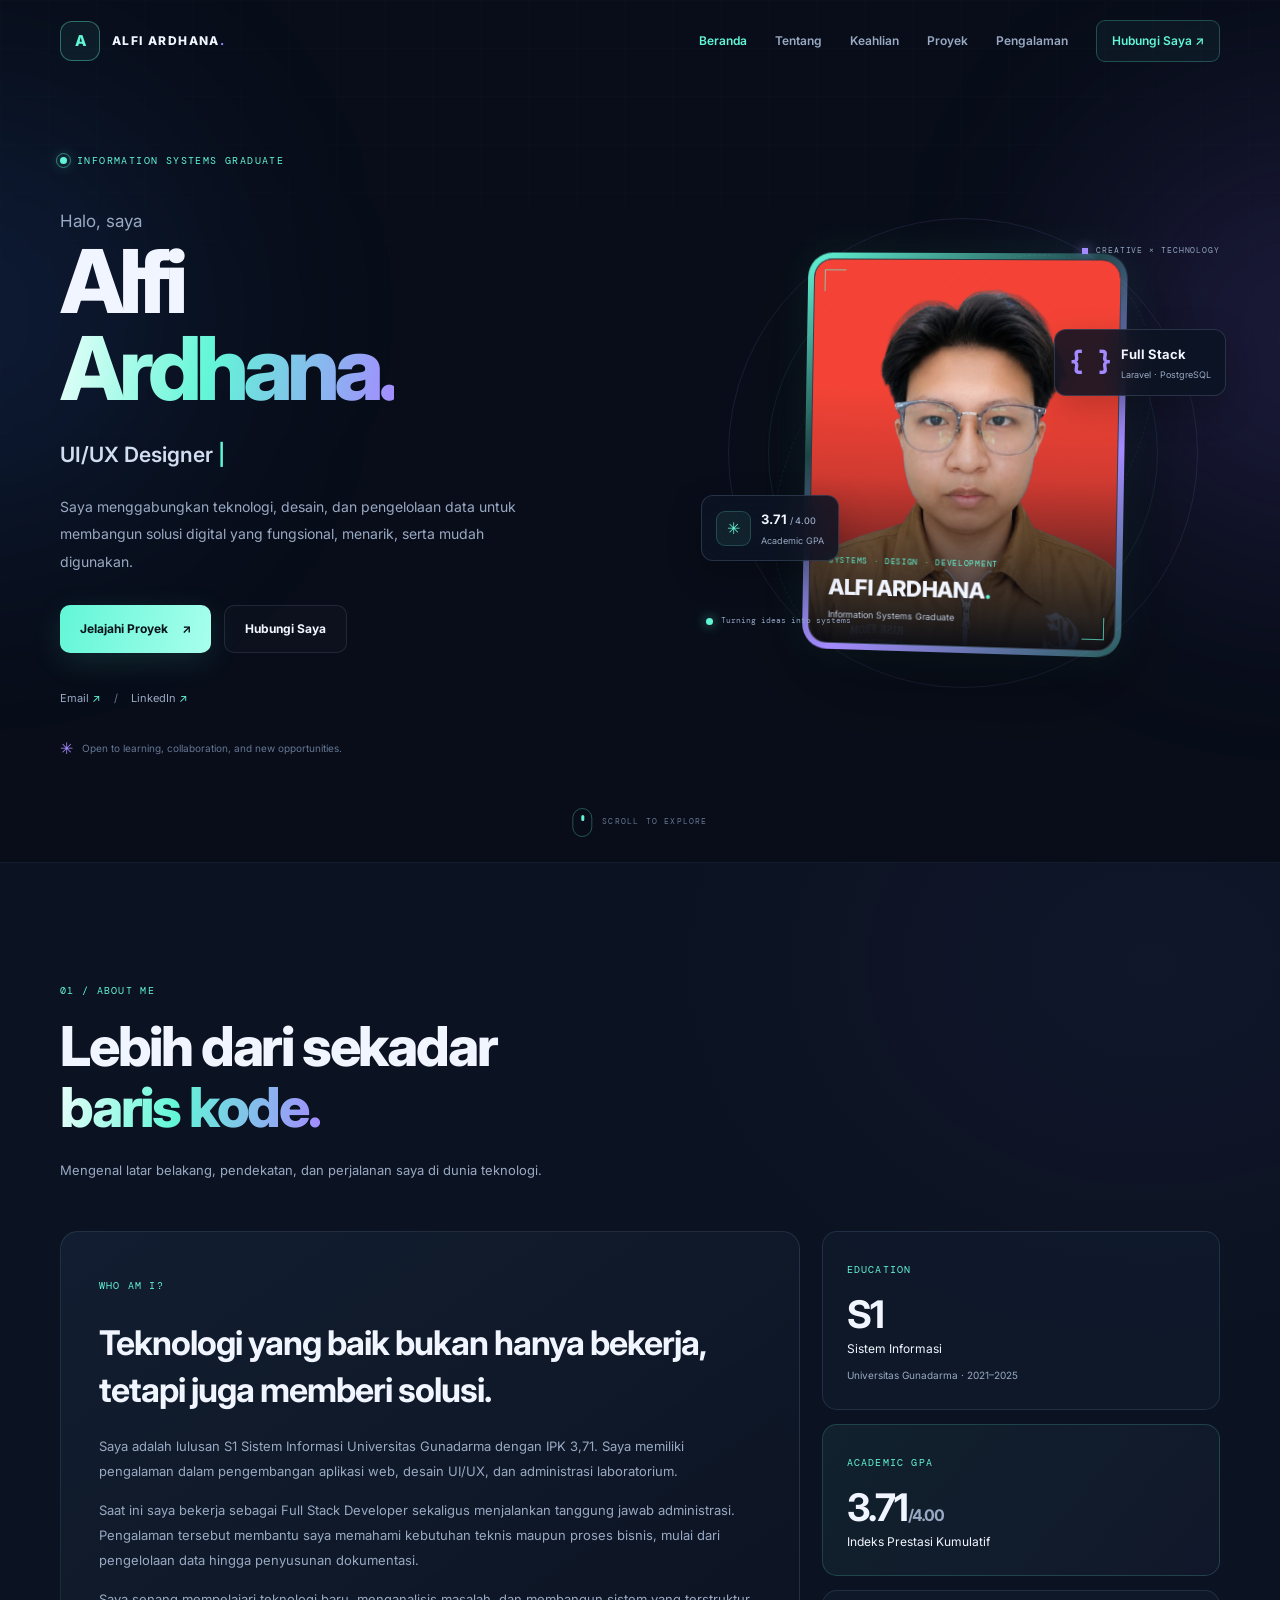
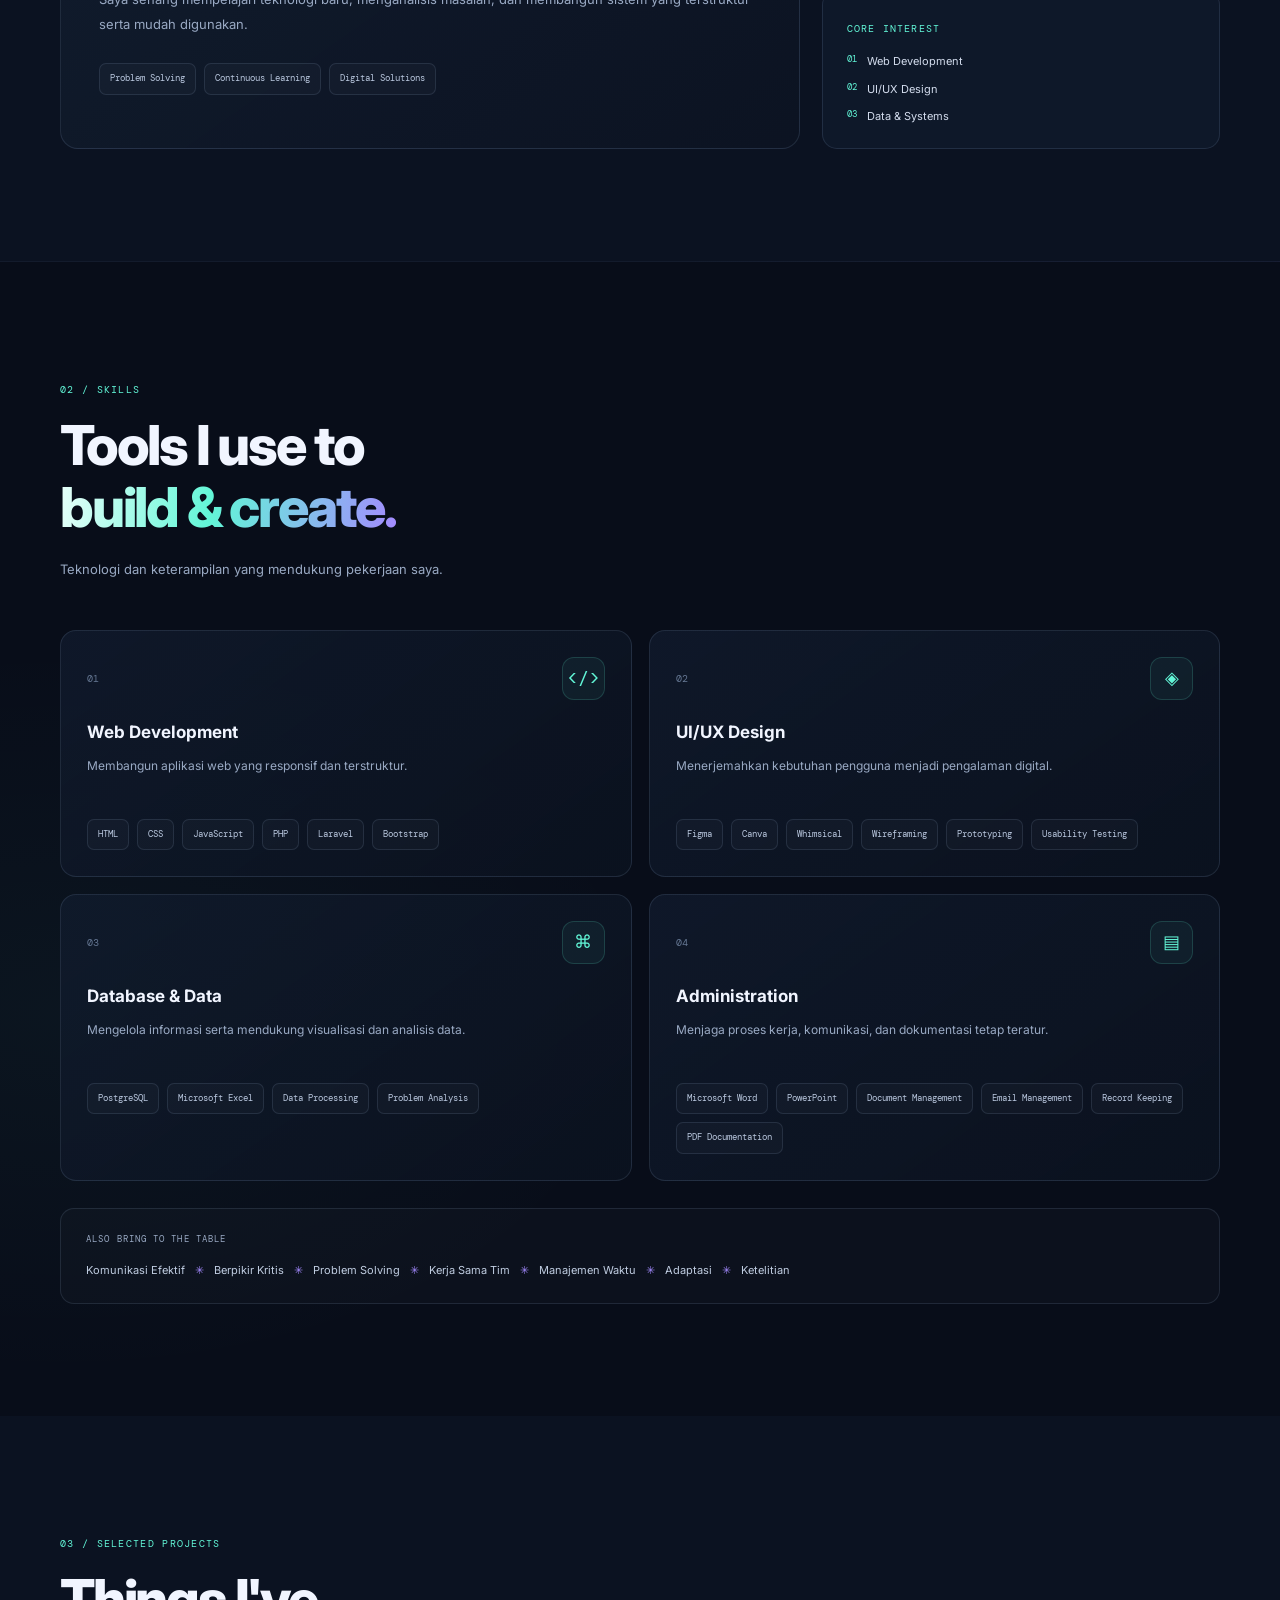
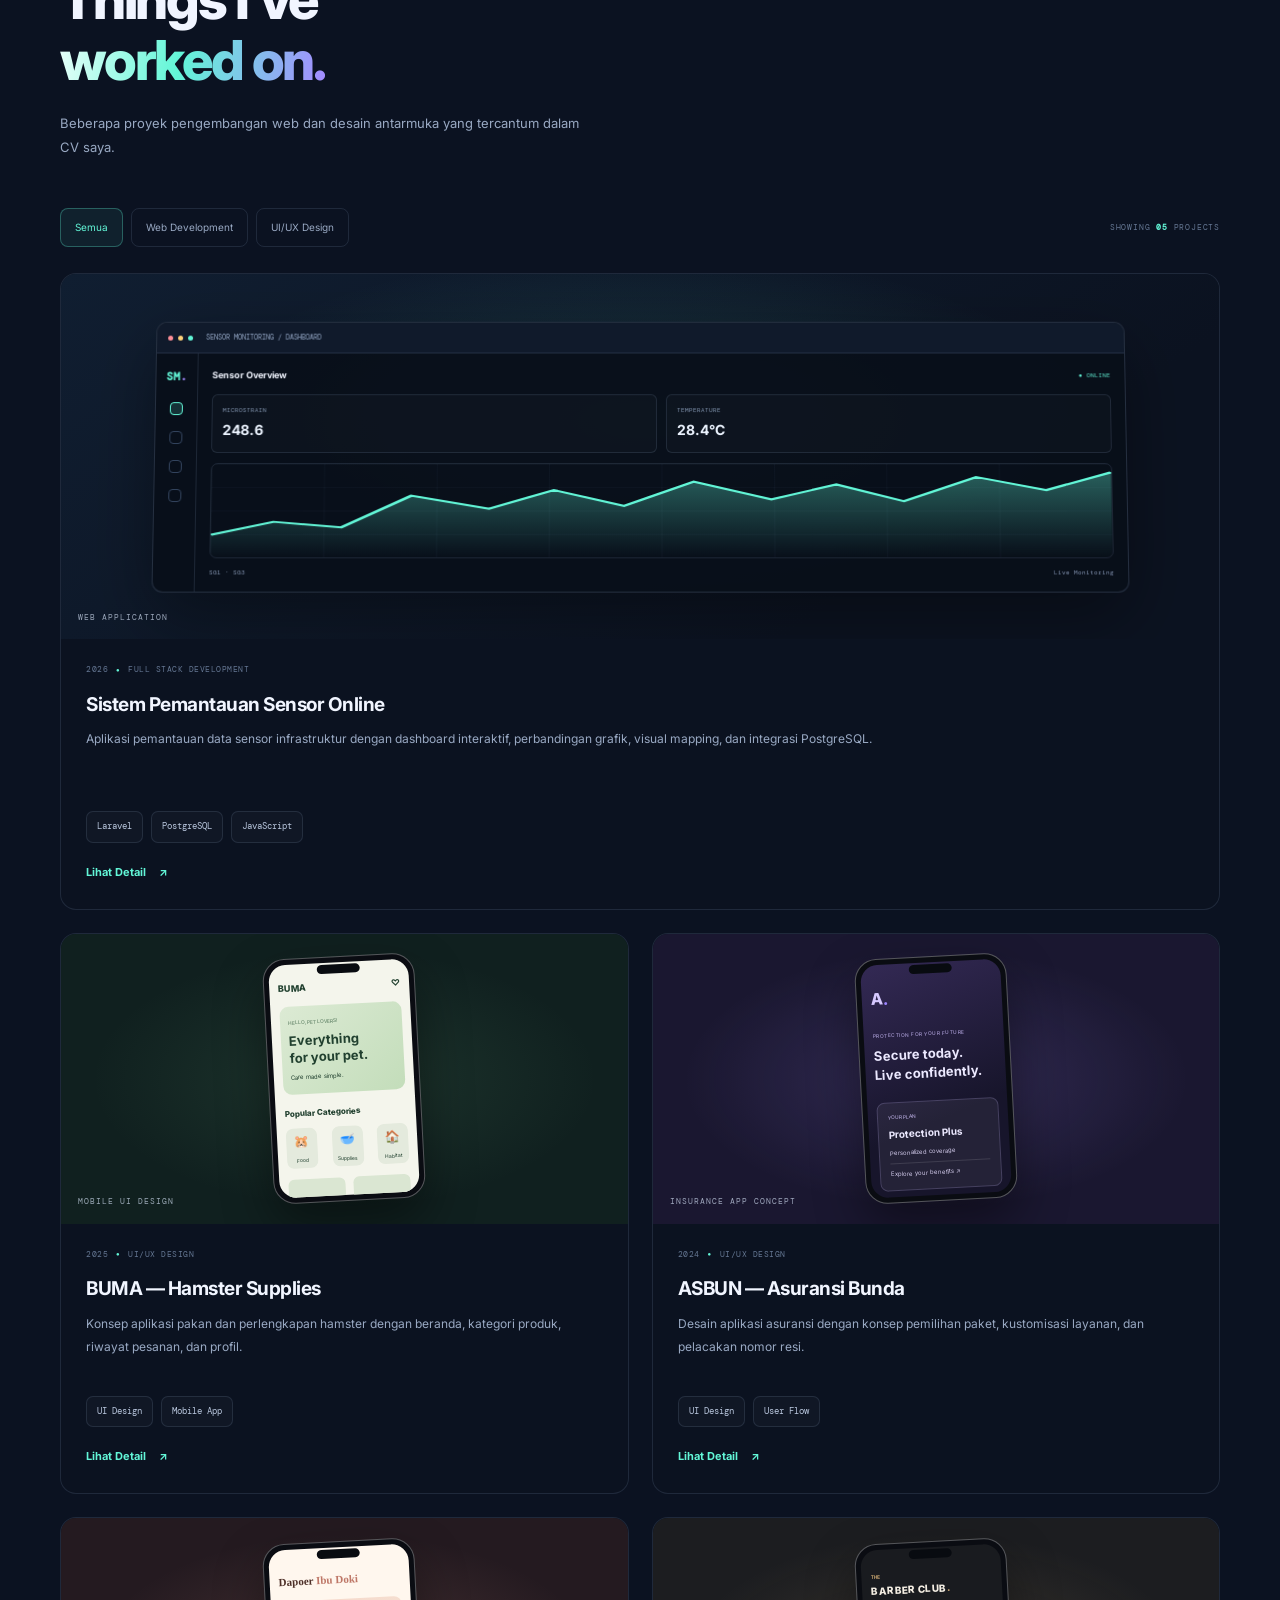
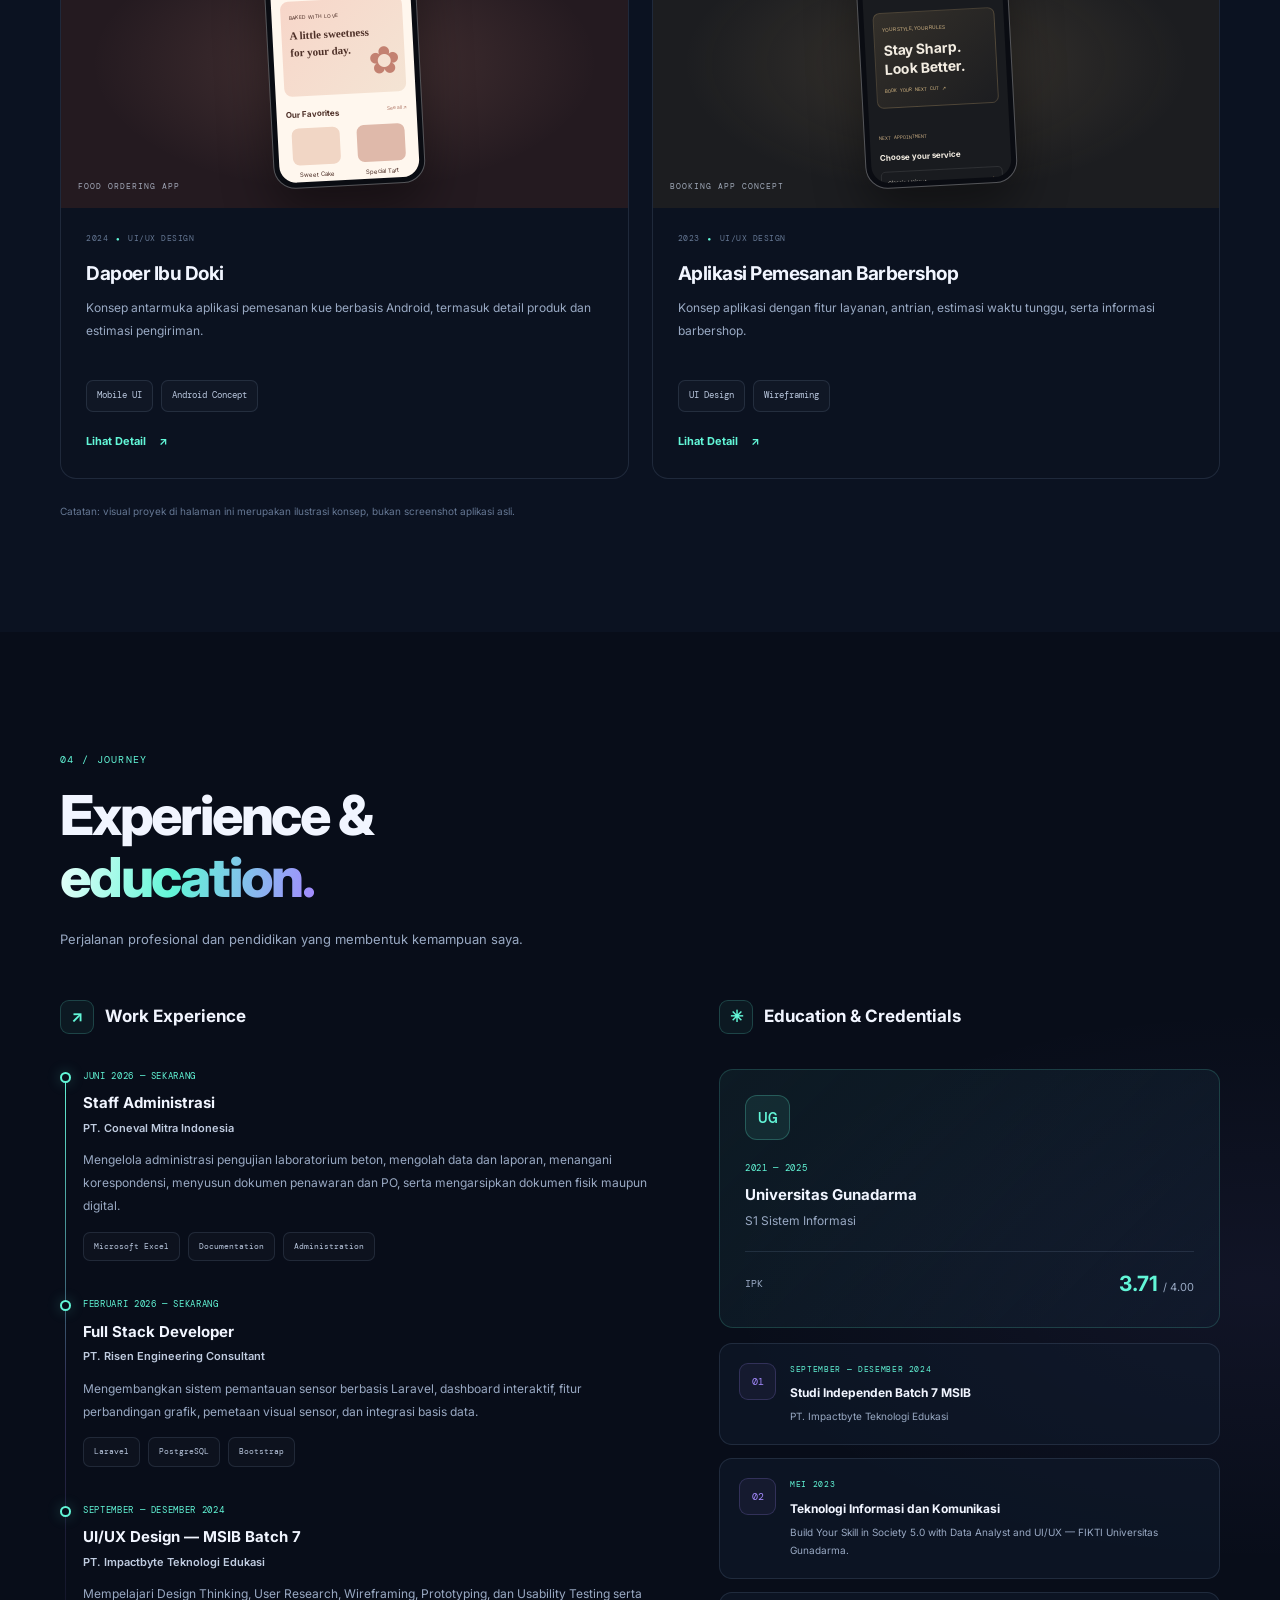
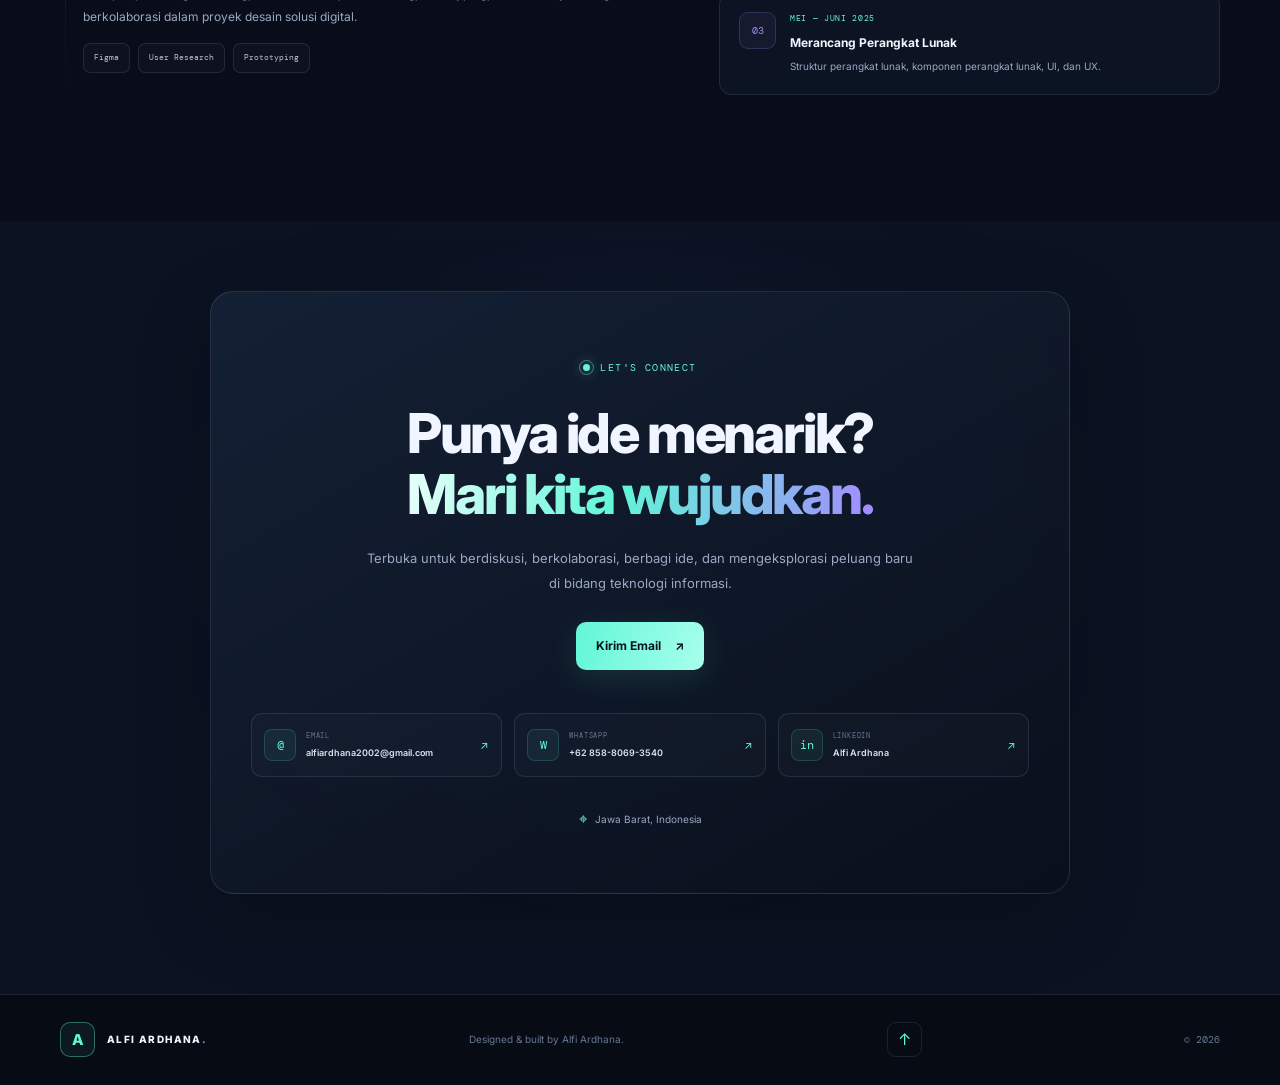
<file: index.html>
<!DOCTYPE html>
<html lang="id">
<head>
  <meta charset="UTF-8">
  <meta name="viewport" content="width=device-width, initial-scale=1.0">
  <meta name="theme-color" content="#080d19">
  <meta name="description" content="Portofolio Alfi Ardhana — Full Stack Developer, UI/UX Designer, dan lulusan Sistem Informasi Universitas Gunadarma.">

  <title>Alfi Ardhana | Portfolio</title>

  <link rel="preconnect" href="https://fonts.googleapis.com">
  <link rel="preconnect" href="https://fonts.gstatic.com" crossorigin>
  <link href="https://fonts.googleapis.com/css2?family=DM+Mono:wght@400;500&family=Inter:wght@400;500;600;700;800&display=swap" rel="stylesheet">

  <link rel="stylesheet" href="style.css">
  <script src="script.js" defer></script>
</head>

<body>

  <div class="scroll-progress" id="scrollProgress"></div>

  <!-- NAVIGATION -->
  <header class="site-header">
    <div class="container nav-container">

      <a href="#home" class="brand" aria-label="Alfi Ardhana, beranda">
        <span class="brand-mark">A</span>
        <span class="brand-name">ALFI ARDHANA<span class="brand-dot">.</span></span>
      </a>

      <button
        type="button"
        class="menu-toggle"
        id="menuToggle"
        aria-label="Buka menu navigasi"
        aria-expanded="false"
        aria-controls="navLinks"
      >
        <span></span>
        <span></span>
        <span></span>
      </button>

      <nav class="nav-links" id="navLinks" aria-label="Navigasi utama">
        <a href="#home" class="active">Beranda</a>
        <a href="#about">Tentang</a>
        <a href="#skills">Keahlian</a>
        <a href="#projects">Proyek</a>
        <a href="#experience">Pengalaman</a>
        <a href="#contact" class="nav-contact">Hubungi Saya ↗</a>
      </nav>

    </div>
  </header>

  <main>

    <!-- HERO -->
    <section class="hero section" id="home">
      <div class="hero-grid-bg"></div>
      <div class="hero-glow hero-glow-one"></div>
      <div class="hero-glow hero-glow-two"></div>

      <div class="container hero-container">

        <div class="hero-copy reveal">

          <div class="eyebrow">
            <span class="status-dot"></span>
            <span>INFORMATION SYSTEMS GRADUATE</span>
          </div>

          <p class="hero-greeting">Halo, saya</p>

          <h1>
            Alfi<br>
            <span class="gradient-text">Ardhana.</span>
          </h1>

          <h2 class="hero-role">
            <span id="roleText">Full Stack Developer</span>
            <span class="typing-cursor">|</span>
          </h2>

          <p class="hero-description">
            Saya menggabungkan teknologi, desain, dan pengelolaan data
            untuk membangun solusi digital yang fungsional, menarik,
            serta mudah digunakan.
          </p>

          <div class="hero-actions">
            <a href="#projects" class="btn btn-primary">
              Jelajahi Proyek <span>↗</span>
            </a>

            <a href="#contact" class="btn btn-secondary">
              Hubungi Saya
            </a>
          </div>

          <div class="hero-socials">
            <a href="mailto:alfiardhana2002@gmail.com">
              Email <span>↗</span>
            </a>

            <span class="social-divider">/</span>

            <a href="https://www.linkedin.com/in/alfi-ardhana-4084b1185/"
               target="_blank" rel="noopener noreferrer">
              LinkedIn <span>↗</span>
            </a>
          </div>

          <p class="hero-note">
            <span class="note-icon">✳</span>
            Open to learning, collaboration, and new opportunities.
          </p>

        </div>

        <!-- FOTO PROFIL -->
        <div class="hero-visual reveal reveal-delay">

          <div class="orbit orbit-one"></div>
          <div class="orbit orbit-two"></div>
          <div class="orbit orbit-three"></div>

          <div class="visual-label label-top">
            <span class="label-square"></span>
            CREATIVE × TECHNOLOGY
          </div>

          
<div class="profile-photo-frame">
  <div class="profile-photo-stage">

    <img
      src="images/alfi.png"
      alt="Foto profil Alfi Ardhana"
      class="profile-photo"
      id="profilePhoto"
    >

    <div class="photo-grid-overlay"></div>
    <div class="photo-shade"></div>

    <div class="photo-caption">
      <span class="photo-kicker">
        SYSTEMS · DESIGN · DEVELOPMENT
      </span>

      <h2>ALFI ARDHANA<span>.</span></h2>
      <p>Information Systems Graduate</p>
    </div>

    <div class="photo-corner corner-top-left"></div>
    <div class="photo-corner corner-bottom-right"></div>

  </div>
</div>


          <div class="floating-card card-gpa">
            <span class="floating-icon">✳</span>
            <div>
              <strong>3.71 <small>/ 4.00</small></strong>
              <span>Academic GPA</span>
            </div>
          </div>

          <div class="floating-card card-tech">
            <span class="code-icon">{ }</span>
            <div>
              <strong>Full Stack</strong>
              <span>Laravel · PostgreSQL</span>
            </div>
          </div>

          <div class="visual-label label-bottom">
            <span class="pulse-ring"></span>
            Turning ideas into systems
          </div>


        </div>

      </div>

      <a href="#about" class="scroll-indicator" aria-label="Gulir ke bagian tentang saya">
        <span></span>
        SCROLL TO EXPLORE
      </a>
    </section>

    <!-- ABOUT -->
    <section class="section section-about" id="about">
      <div class="container">

        <div class="section-heading reveal">
          <span class="section-index">01 / ABOUT ME</span>
          <h2>Lebih dari sekadar<br><span class="gradient-text">baris kode.</span></h2>
          <p>Mengenal latar belakang, pendekatan, dan perjalanan saya di dunia teknologi.</p>
        </div>

        <div class="about-grid">

          <article class="about-main glass-card reveal">
            <span class="card-overline">WHO AM I?</span>

            <h3>
              Teknologi yang baik bukan hanya bekerja,
              tetapi juga memberi solusi.
            </h3>

            <p>
              Saya adalah lulusan S1 Sistem Informasi Universitas Gunadarma
              dengan IPK 3,71. Saya memiliki pengalaman dalam pengembangan
              aplikasi web, desain UI/UX, dan administrasi laboratorium.
            </p>

            <p>
              Saat ini saya bekerja sebagai Full Stack Developer sekaligus
              menjalankan tanggung jawab administrasi. Pengalaman tersebut
              membantu saya memahami kebutuhan teknis maupun proses bisnis,
              mulai dari pengelolaan data hingga penyusunan dokumentasi.
            </p>

            <p>
              Saya senang mempelajari teknologi baru, menganalisis masalah,
              dan membangun sistem yang terstruktur serta mudah digunakan.
            </p>

            <div class="about-tags">
              <span>Problem Solving</span>
              <span>Continuous Learning</span>
              <span>Digital Solutions</span>
            </div>
          </article>

          <div class="about-side">

            <article class="stat-card reveal">
              <span class="stat-label">EDUCATION</span>
              <strong>S1</strong>
              <p>Sistem Informasi</p>
              <small>Universitas Gunadarma · 2021–2025</small>
            </article>

            <article class="stat-card stat-card-accent reveal">
              <span class="stat-label">ACADEMIC GPA</span>
              <strong>3.71<span>/4.00</span></strong>
              <p>Indeks Prestasi Kumulatif</p>
            </article>

            <article class="stat-card reveal">
              <span class="stat-label">CORE INTEREST</span>
              <div class="interest-list">
                <span><i>01</i> Web Development</span>
                <span><i>02</i> UI/UX Design</span>
                <span><i>03</i> Data & Systems</span>
              </div>
            </article>

          </div>
        </div>
      </div>
    </section>

    <!-- SKILLS -->
    <section class="section section-skills" id="skills">
      <div class="container">

        <div class="section-heading reveal">
          <span class="section-index">02 / SKILLS</span>
          <h2>Tools I use to<br><span class="gradient-text">build & create.</span></h2>
          <p>Teknologi dan keterampilan yang mendukung pekerjaan saya.</p>
        </div>

        <div class="skills-grid">

          <article class="skill-card reveal">
            <div class="skill-card-top">
              <span class="skill-number">01</span>
              <span class="skill-symbol">&lt;/&gt;</span>
            </div>
            <h3>Web Development</h3>
            <p>Membangun aplikasi web yang responsif dan terstruktur.</p>
            <div class="tech-list">
              <span>HTML</span>
              <span>CSS</span>
              <span>JavaScript</span>
              <span>PHP</span>
              <span>Laravel</span>
              <span>Bootstrap</span>
            </div>
          </article>

          <article class="skill-card reveal">
            <div class="skill-card-top">
              <span class="skill-number">02</span>
              <span class="skill-symbol">◈</span>
            </div>
            <h3>UI/UX Design</h3>
            <p>Menerjemahkan kebutuhan pengguna menjadi pengalaman digital.</p>
            <div class="tech-list">
              <span>Figma</span>
              <span>Canva</span>
              <span>Whimsical</span>
              <span>Wireframing</span>
              <span>Prototyping</span>
              <span>Usability Testing</span>
            </div>
          </article>

          <article class="skill-card reveal">
            <div class="skill-card-top">
              <span class="skill-number">03</span>
              <span class="skill-symbol">⌘</span>
            </div>
            <h3>Database & Data</h3>
            <p>Mengelola informasi serta mendukung visualisasi dan analisis data.</p>
            <div class="tech-list">
              <span>PostgreSQL</span>
              <span>Microsoft Excel</span>
              <span>Data Processing</span>
              <span>Problem Analysis</span>
            </div>
          </article>

          <article class="skill-card reveal">
            <div class="skill-card-top">
              <span class="skill-number">04</span>
              <span class="skill-symbol">▤</span>
            </div>
            <h3>Administration</h3>
            <p>Menjaga proses kerja, komunikasi, dan dokumentasi tetap teratur.</p>
            <div class="tech-list">
              <span>Microsoft Word</span>
              <span>PowerPoint</span>
              <span>Document Management</span>
              <span>Email Management</span>
              <span>Record Keeping</span>
              <span>PDF Documentation</span>
            </div>
          </article>

        </div>

        <div class="soft-skills reveal">
          <span class="soft-skills-label">ALSO BRING TO THE TABLE</span>
          <div>
            <span>Komunikasi Efektif</span>
            <span>Berpikir Kritis</span>
            <span>Problem Solving</span>
            <span>Kerja Sama Tim</span>
            <span>Manajemen Waktu</span>
            <span>Adaptasi</span>
            <span>Ketelitian</span>
          </div>
        </div>

      </div>
    </section>

    <!-- PROJECTS -->
    <section class="section section-projects" id="projects">
      <div class="container">

        <div class="section-heading reveal">
          <span class="section-index">03 / SELECTED PROJECTS</span>
          <h2>Things I've<br><span class="gradient-text">worked on.</span></h2>
          <p>Beberapa proyek pengembangan web dan desain antarmuka yang tercantum dalam CV saya.</p>
        </div>

        <div class="project-toolbar reveal">
          <div class="filter-buttons" role="group" aria-label="Filter proyek">
            <button type="button" class="filter-btn active" data-filter="all" aria-pressed="true">Semua</button>
            <button type="button" class="filter-btn" data-filter="web" aria-pressed="false">Web Development</button>
            <button type="button" class="filter-btn" data-filter="uiux" aria-pressed="false">UI/UX Design</button>
          </div>

          <span class="project-counter">
            SHOWING <strong id="visibleCount">05</strong> PROJECTS
          </span>
        </div>

        <div class="projects-grid" id="projectsGrid">

          <!-- PROJECT 1 -->
          <article class="project-card project-featured reveal" data-category="web">
            <div class="project-visual sensor-visual">
              <div class="visual-window">
                <div class="window-header">
                  <span></span><span></span><span></span>
                  <small>SENSOR MONITORING / DASHBOARD</small>
                </div>

                <div class="dashboard-preview">
                  <div class="dashboard-sidebar">
                    <b>SM<span>.</span></b>
                    <i class="side-active"></i>
                    <i></i><i></i><i></i>
                  </div>

                  <div class="dashboard-content">
                    <div class="dashboard-title">
                      <span>Sensor Overview</span>
                      <i>● ONLINE</i>
                    </div>

                    <div class="mini-stat-grid">
                      <div><small>MICROSTRAIN</small><b>248.6</b></div>
                      <div><small>TEMPERATURE</small><b>28.4°C</b></div>
                    </div>

                    <div class="chart-panel">
                      <div class="chart-lines"></div>
                      <svg viewBox="0 0 360 100" preserveAspectRatio="none" aria-label="Ilustrasi grafik sensor">
                        <defs>
                          <linearGradient id="chartGradient" x1="0" y1="0" x2="0" y2="1">
                            <stop offset="0%" stop-color="#62f6d7" stop-opacity=".35"/>
                            <stop offset="100%" stop-color="#62f6d7" stop-opacity="0"/>
                          </linearGradient>
                        </defs>
                        <path d="M0 76 L25 62 L52 68 L80 34 L111 48 L137 28 L165 45 L193 19 L224 38 L250 22 L277 40 L306 14 L334 28 L360 9 L360 100 L0 100 Z" fill="url(#chartGradient)"/>
                        <path d="M0 76 L25 62 L52 68 L80 34 L111 48 L137 28 L165 45 L193 19 L224 38 L250 22 L277 40 L306 14 L334 28 L360 9" fill="none" stroke="#62f6d7" stroke-width="2"/>
                      </svg>
                    </div>

                    <div class="dashboard-bottom">
                      <span>SG1 · SG3</span>
                      <span>Live Monitoring</span>
                    </div>
                  </div>
                </div>
              </div>

              <span class="project-visual-label">WEB APPLICATION</span>
            </div>

            <div class="project-info">
              <div class="project-meta">
                <span>2026</span>
                <span class="meta-dot">●</span>
                <span>FULL STACK DEVELOPMENT</span>
              </div>

              <h3>Sistem Pemantauan Sensor Online</h3>

              <p>
                Aplikasi pemantauan data sensor infrastruktur dengan
                dashboard interaktif, perbandingan grafik, visual mapping,
                dan integrasi PostgreSQL.
              </p>

              <div class="project-tech">
                <span>Laravel</span>
                <span>PostgreSQL</span>
                <span>JavaScript</span>
              </div>

              <button type="button" class="project-open" data-open-project="sensor">
                Lihat Detail <span>↗</span>
              </button>
            </div>
          </article>

          <!-- PROJECT 2 -->
          <article class="project-card reveal" data-category="uiux">
            <div class="project-visual buma-visual">
              <div class="phone-mockup">
                <div class="phone-notch"></div>
                <div class="phone-screen buma-screen">
                  <div class="app-topline"><span>BUMA</span><span>♡</span></div>
                  <div class="pet-banner">
                    <small>HELLO, PET LOVERS!</small>
                    <strong>Everything<br>for your pet.</strong>
                    <span>Care made simple.</span>
                  </div>
                  <small class="phone-section-title">Popular Categories</small>
                  <div class="pet-categories">
                    <span>🐹<small>Food</small></span>
                    <span>🥣<small>Supplies</small></span>
                    <span>🏠<small>Habitat</small></span>
                  </div>
                  <div class="product-mini-grid">
                    <span></span><span></span>
                  </div>
                </div>
              </div>
              <span class="project-visual-label">MOBILE UI DESIGN</span>
            </div>

            <div class="project-info">
              <div class="project-meta">
                <span>2025</span><span class="meta-dot">●</span><span>UI/UX DESIGN</span>
              </div>

              <h3>BUMA — Hamster Supplies</h3>

              <p>
                Konsep aplikasi pakan dan perlengkapan hamster dengan
                beranda, kategori produk, riwayat pesanan, dan profil.
              </p>

              <div class="project-tech">
                <span>UI Design</span><span>Mobile App</span>
              </div>

              <button type="button" class="project-open" data-open-project="buma">
                Lihat Detail <span>↗</span>
              </button>
            </div>
          </article>

          <!-- PROJECT 3 -->
          <article class="project-card reveal" data-category="uiux">
            <div class="project-visual asbun-visual">
              <div class="phone-mockup">
                <div class="phone-notch"></div>
                <div class="phone-screen asbun-screen">
                  <div class="insurance-mark">A<span>.</span></div>
                  <div class="insurance-intro">
                    <small>PROTECTION FOR YOUR FUTURE</small>
                    <strong>Secure today.<br>Live confidently.</strong>
                  </div>
                  <div class="insurance-plan">
                    <small>YOUR PLAN</small>
                    <strong>Protection Plus</strong>
                    <span>Personalized coverage</span>
                    <div class="plan-line"></div>
                    <span>Explore your benefits ↗</span>
                  </div>
                  <div class="insurance-progress">
                    <span></span><span></span><span></span>
                  </div>
                </div>
              </div>
              <span class="project-visual-label">INSURANCE APP CONCEPT</span>
            </div>

            <div class="project-info">
              <div class="project-meta">
                <span>2024</span><span class="meta-dot">●</span><span>UI/UX DESIGN</span>
              </div>

              <h3>ASBUN — Asuransi Bunda</h3>

              <p>
                Desain aplikasi asuransi dengan konsep pemilihan paket,
                kustomisasi layanan, dan pelacakan nomor resi.
              </p>

              <div class="project-tech">
                <span>UI Design</span><span>User Flow</span>
              </div>

              <button type="button" class="project-open" data-open-project="asbun">
                Lihat Detail <span>↗</span>
              </button>
            </div>
          </article>

          <!-- PROJECT 4 -->
          <article class="project-card reveal" data-category="uiux">
            <div class="project-visual dapoer-visual">
              <div class="phone-mockup">
                <div class="phone-notch"></div>
                <div class="phone-screen dapoer-screen">
                  <div class="dapoer-brand">Dapoer <span>Ibu Doki</span></div>
                  <div class="cake-banner">
                    <span>BAKED WITH LOVE</span>
                    <strong>A little sweetness<br>for your day.</strong>
                    <div class="cake-illustration">✿</div>
                  </div>
                  <div class="cake-menu-header"><b>Our Favorites</b><small>See all ↗</small></div>
                  <div class="cake-products">
                    <div><span class="cake-shape cake-one"></span><small>Sweet Cake</small></div>
                    <div><span class="cake-shape cake-two"></span><small>Special Tart</small></div>
                  </div>
                </div>
              </div>
              <span class="project-visual-label">FOOD ORDERING APP</span>
            </div>

            <div class="project-info">
              <div class="project-meta">
                <span>2024</span><span class="meta-dot">●</span><span>UI/UX DESIGN</span>
              </div>

              <h3>Dapoer Ibu Doki</h3>

              <p>
                Konsep antarmuka aplikasi pemesanan kue berbasis Android,
                termasuk detail produk dan estimasi pengiriman.
              </p>

              <div class="project-tech">
                <span>Mobile UI</span><span>Android Concept</span>
              </div>

              <button type="button" class="project-open" data-open-project="dapoer">
                Lihat Detail <span>↗</span>
              </button>
            </div>
          </article>

          <!-- PROJECT 5 -->
          <article class="project-card reveal" data-category="uiux">
            <div class="project-visual barber-visual">
              <div class="phone-mockup">
                <div class="phone-notch"></div>
                <div class="phone-screen barber-screen">
                  <div class="barber-brand"><span>THE</span> BARBER CLUB<span>.</span></div>
                  <div class="barber-hero">
                    <small>YOUR STYLE, YOUR RULES</small>
                    <strong>Stay Sharp.<br>Look Better.</strong>
                    <span>BOOK YOUR NEXT CUT ↗</span>
                  </div>
                  <div class="barber-booking">
                    <span>NEXT APPOINTMENT</span>
                    <strong>Choose your service</strong>
                    <div class="booking-row"><span>Classic Haircut</span><b>›</b></div>
                    <div class="booking-row"><span>Premium Cut</span><b>›</b></div>
                  </div>
                </div>
              </div>
              <span class="project-visual-label">BOOKING APP CONCEPT</span>
            </div>

            <div class="project-info">
              <div class="project-meta">
                <span>2023</span><span class="meta-dot">●</span><span>UI/UX DESIGN</span>
              </div>

              <h3>Aplikasi Pemesanan Barbershop</h3>

              <p>
                Konsep aplikasi dengan fitur layanan, antrian,
                estimasi waktu tunggu, serta informasi barbershop.
              </p>

              <div class="project-tech">
                <span>UI Design</span><span>Wireframing</span>
              </div>

              <button type="button" class="project-open" data-open-project="barbershop">
                Lihat Detail <span>↗</span>
              </button>
            </div>
          </article>

        </div>

        <p class="project-disclaimer">
          Catatan: visual proyek di halaman ini merupakan ilustrasi konsep,
          bukan screenshot aplikasi asli.
        </p>

      </div>
    </section>

    <!-- EXPERIENCE -->
    <section class="section section-experience" id="experience">
      <div class="container">

        <div class="section-heading reveal">
          <span class="section-index">04 / JOURNEY</span>
          <h2>Experience &<br><span class="gradient-text">education.</span></h2>
          <p>Perjalanan profesional dan pendidikan yang membentuk kemampuan saya.</p>
        </div>

        <div class="journey-grid">

          <div class="journey-column">
            <h3 class="journey-heading"><span>↗</span> Work Experience</h3>

            <div class="timeline">

              <article class="timeline-item reveal">
                <div class="timeline-marker"></div>
                <div class="timeline-meta">JUNI 2026 — SEKARANG</div>
                <h4>Staff Administrasi</h4>
                <h5>PT. Coneval Mitra Indonesia</h5>
                <p>
                  Mengelola administrasi pengujian laboratorium beton,
                  mengolah data dan laporan, menangani korespondensi,
                  menyusun dokumen penawaran dan PO, serta mengarsipkan
                  dokumen fisik maupun digital.
                </p>
                <div class="timeline-tags">
                  <span>Microsoft Excel</span>
                  <span>Documentation</span>
                  <span>Administration</span>
                </div>
              </article>

              <article class="timeline-item reveal">
                <div class="timeline-marker"></div>
                <div class="timeline-meta">FEBRUARI 2026 — SEKARANG</div>
                <h4>Full Stack Developer</h4>
                <h5>PT. Risen Engineering Consultant</h5>
                <p>
                  Mengembangkan sistem pemantauan sensor berbasis Laravel,
                  dashboard interaktif, fitur perbandingan grafik,
                  pemetaan visual sensor, dan integrasi basis data.
                </p>
                <div class="timeline-tags">
                  <span>Laravel</span>
                  <span>PostgreSQL</span>
                  <span>Bootstrap</span>
                </div>
              </article>

              <article class="timeline-item reveal">
                <div class="timeline-marker"></div>
                <div class="timeline-meta">SEPTEMBER — DESEMBER 2024</div>
                <h4>UI/UX Design — MSIB Batch 7</h4>
                <h5>PT. Impactbyte Teknologi Edukasi</h5>
                <p>
                  Mempelajari Design Thinking, User Research, Wireframing,
                  Prototyping, dan Usability Testing serta berkolaborasi
                  dalam proyek desain solusi digital.
                </p>
                <div class="timeline-tags">
                  <span>Figma</span>
                  <span>User Research</span>
                  <span>Prototyping</span>
                </div>
              </article>

            </div>
          </div>

          <div class="journey-column">
            <h3 class="journey-heading"><span>✳</span> Education & Credentials</h3>

            <article class="education-card reveal">
              <span class="education-icon">UG</span>
              <div class="timeline-meta">2021 — 2025</div>
              <h4>Universitas Gunadarma</h4>
              <p>S1 Sistem Informasi</p>
              <div class="education-gpa">
                <span>IPK</span>
                <strong>3.71 <small>/ 4.00</small></strong>
              </div>
            </article>

            <article class="credential-card reveal">
              <span class="credential-icon">01</span>
              <div>
                <div class="timeline-meta">SEPTEMBER — DESEMBER 2024</div>
                <h4>Studi Independen Batch 7 MSIB</h4>
                <p>PT. Impactbyte Teknologi Edukasi</p>
              </div>
            </article>

            <article class="credential-card reveal">
              <span class="credential-icon">02</span>
              <div>
                <div class="timeline-meta">MEI 2023</div>
                <h4>Teknologi Informasi dan Komunikasi</h4>
                <p>Build Your Skill in Society 5.0 with Data Analyst and UI/UX — FIKTI Universitas Gunadarma.</p>
              </div>
            </article>

            <article class="credential-card reveal">
              <span class="credential-icon">03</span>
              <div>
                <div class="timeline-meta">MEI — JUNI 2025</div>
                <h4>Merancang Perangkat Lunak</h4>
                <p>Struktur perangkat lunak, komponen perangkat lunak, UI, dan UX.</p>
              </div>
            </article>

          </div>
        </div>
      </div>
    </section>

    <!-- CONTACT -->
    <section class="section section-contact" id="contact">
      <div class="contact-glow"></div>

      <div class="container">

        <div class="contact-panel reveal">

          <div class="contact-overline">
            <span class="status-dot"></span>
            LET'S CONNECT
          </div>

          <h2>
            Punya ide menarik?<br>
            <span class="gradient-text">Mari kita wujudkan.</span>
          </h2>

          <p>
            Terbuka untuk berdiskusi, berkolaborasi, berbagi ide,
            dan mengeksplorasi peluang baru di bidang teknologi informasi.
          </p>

          <a href="mailto:alfiardhana2002@gmail.com" class="btn btn-primary contact-main-btn">
            Kirim Email <span>↗</span>
          </a>

          <div class="contact-details">

            <a href="mailto:alfiardhana2002@gmail.com" class="contact-item">
              <span class="contact-icon">@</span>
              <span>
                <small>EMAIL</small>
                <strong>alfiardhana2002@gmail.com</strong>
              </span>
              <span class="contact-arrow">↗</span>
            </a>

            <a href="https://wa.me/6285880693540"
               target="_blank"
               rel="noopener noreferrer"
               class="contact-item">
              <span class="contact-icon">W</span>
              <span>
                <small>WHATSAPP</small>
                <strong>+62 858-8069-3540</strong>
              </span>
              <span class="contact-arrow">↗</span>
            </a>

            <a href="https://www.linkedin.com/in/alfi-ardhana-4084b1185/"
               target="_blank"
               rel="noopener noreferrer"
               class="contact-item">
              <span class="contact-icon">in</span>
              <span>
                <small>LINKEDIN</small>
                <strong>Alfi Ardhana</strong>
              </span>
              <span class="contact-arrow">↗</span>
            </a>

          </div>

          <div class="contact-location">
            <span>⌖</span> Jawa Barat, Indonesia
          </div>

        </div>

      </div>
    </section>

  </main>

  <!-- FOOTER -->
  <footer class="site-footer">
    <div class="container footer-content">

      <a href="#home" class="brand footer-brand">
        <span class="brand-mark">A</span>
        <span class="brand-name">ALFI ARDHANA<span class="brand-dot">.</span></span>
      </a>

      <p>Designed & built by Alfi Ardhana.</p>

      <a href="#home" class="back-to-top" aria-label="Kembali ke atas">↑</a>

      <span class="footer-year">© <span id="currentYear"></span></span>

    </div>
  </footer>

  <!-- PROJECT DETAIL DIALOG -->
  <dialog class="project-dialog" id="projectDialog">
    <div class="dialog-inner">

      <button type="button" class="dialog-close" id="dialogClose" aria-label="Tutup detail proyek">
        &times;
      </button>

      <span class="section-index" id="dialogCategory">PROJECT DETAIL</span>

      <h2 id="dialogTitle">Nama Proyek</h2>

      <p class="dialog-description" id="dialogDescription"></p>

      <h3>Kontribusi & Fitur</h3>
      <ul id="dialogContributions"></ul>

      <h3>Teknologi & Tools</h3>
      <div class="project-tech dialog-tech" id="dialogTech"></div>

      <p class="dialog-note">
        Deskripsi berdasarkan informasi proyek yang tercantum di CV.
      </p>

    </div>
  </dialog>

  <!-- NOTIFICATION -->
  <div class="toast" id="toast" role="status" aria-live="polite"></div>

</body>
</html>
</file>
<file: style.css>
/* =========================================
   ALFI ARDHANA PORTFOLIO
   Main stylesheet
   ========================================= */

:root {
  --bg: #080d19;
  --bg-soft: #0b1221;
  --surface: #101a2c;
  --surface-light: #142238;
  --line: rgba(157, 180, 220, 0.14);
  --text: #f1f5ff;
  --muted: #99a9c3;
  --muted-dark: #657793;
  --cyan: #62f6d7;
  --purple: #a48aff;
  --blue: #6e9bff;
  --font: "Inter", Arial, sans-serif;
  --mono: "DM Mono", monospace;
  --container: 1160px;
}

* {
  box-sizing: border-box;
  margin: 0;
  padding: 0;
}

html {
  scroll-behavior: smooth;
  scroll-padding-top: 90px;
}

body {
  font-family: var(--font);
  color: var(--text);
  background: var(--bg);
  line-height: 1.7;
  overflow-x: hidden;
}

body.modal-open {
  overflow: hidden;
}

button,
input,
textarea {
  font: inherit;
}

button,
a {
  -webkit-tap-highlight-color: transparent;
}

button {
  color: inherit;
}

a {
  color: inherit;
  text-decoration: none;
}

button:focus-visible,
a:focus-visible,
input:focus-visible {
  outline: 2px solid var(--cyan);
  outline-offset: 4px;
}

img {
  max-width: 100%;
}

::selection {
  color: var(--bg);
  background: var(--cyan);
}

.container {
  width: min(var(--container), calc(100% - 48px));
  margin-inline: auto;
}

.section {
  position: relative;
  padding: 112px 0;
}

.gradient-text {
  color: var(--cyan);
  background: linear-gradient(
    100deg,
    #e9fffa 0%,
    var(--cyan) 45%,
    var(--purple) 100%
  );
  -webkit-background-clip: text;
  background-clip: text;
  -webkit-text-fill-color: transparent;
}

/* =========================================
   SCROLL PROGRESS
   ========================================= */

.scroll-progress {
  position: fixed;
  z-index: 1001;
  top: 0;
  left: 0;
  width: 0;
  height: 3px;
  background: linear-gradient(90deg, var(--cyan), var(--purple));
  box-shadow: 0 0 14px rgba(98, 246, 215, 0.4);
}

/* =========================================
   HEADER
   ========================================= */

.site-header {
  position: fixed;
  z-index: 1000;
  top: 0;
  right: 0;
  left: 0;
  border-bottom: 1px solid transparent;
  transition: background 0.3s ease, border-color 0.3s ease;
}

.site-header.scrolled {
  background: rgba(8, 13, 25, 0.88);
  border-color: var(--line);
  backdrop-filter: blur(20px);
  -webkit-backdrop-filter: blur(20px);
}

.nav-container {
  display: flex;
  align-items: center;
  justify-content: space-between;
  min-height: 82px;
  gap: 28px;
}

.brand {
  display: inline-flex;
  align-items: center;
  gap: 12px;
  flex-shrink: 0;
}

.brand-mark {
  display: grid;
  place-items: center;
  width: 40px;
  height: 40px;
  border: 1px solid rgba(98, 246, 215, 0.38);
  border-radius: 12px;
  color: var(--cyan);
  font-weight: 800;
  font-size: 15px;
  letter-spacing: -1px;
  background: rgba(98, 246, 215, 0.06);
}

.brand-mark span,
.brand-dot {
  color: var(--purple);
}

.brand-name {
  font-size: 12px;
  font-weight: 800;
  letter-spacing: 1.4px;
}

.nav-links {
  display: flex;
  align-items: center;
  gap: 28px;
}

.nav-links a {
  color: var(--muted);
  font-size: 12px;
  font-weight: 600;
  transition: color 0.25s ease;
}

.nav-links a:hover,
.nav-links a.active {
  color: var(--cyan);
}

.nav-links .nav-contact {
  padding: 10px 15px;
  color: var(--cyan);
  border: 1px solid rgba(98, 246, 215, 0.25);
  border-radius: 9px;
  background: rgba(98, 246, 215, 0.045);
}

.menu-toggle {
  display: none;
  width: 43px;
  height: 43px;
  border: 1px solid var(--line);
  border-radius: 10px;
  background: var(--surface);
  cursor: pointer;
}

.menu-toggle span {
  display: block;
  width: 18px;
  height: 2px;
  margin: 4px auto;
  border-radius: 3px;
  background: var(--cyan);
  transition: transform 0.2s ease;
}

.menu-toggle[aria-expanded="true"] span:first-child {
  transform: translateY(6px) rotate(45deg);
}

.menu-toggle[aria-expanded="true"] span:nth-child(2) {
  opacity: 0;
}

.menu-toggle[aria-expanded="true"] span:last-child {
  transform: translateY(-6px) rotate(-45deg);
}

/* =========================================
   HERO
   ========================================= */

.hero {
  min-height: 760px;
  display: flex;
  align-items: center;
  padding-top: 145px;
  padding-bottom: 100px;
  overflow: hidden;
}

.hero-grid-bg {
  position: absolute;
  inset: 0;
  pointer-events: none;
  opacity: 0.24;

  background-image:
    linear-gradient(rgba(130, 157, 202, 0.065) 1px, transparent 1px),
    linear-gradient(90deg, rgba(130, 157, 202, 0.065) 1px, transparent 1px);

  background-size: 48px 48px;

  mask-image: linear-gradient(
    180deg,
    black 0%,
    rgba(0, 0, 0, 0.3) 75%,
    transparent 100%
  );
}

.hero-glow {
  position: absolute;
  width: 420px;
  height: 420px;
  border-radius: 50%;
  filter: blur(115px);
  pointer-events: none;
}

.hero-glow-one {
  top: 12%;
  left: -240px;
  background: rgba(54, 135, 255, 0.13);
}

.hero-glow-two {
  top: 15%;
  right: -240px;
  background: rgba(142, 106, 255, 0.15);
}

.hero-container {
  position: relative;
  z-index: 1;
  display: grid;
  grid-template-columns: 1.08fr 0.92fr;
  align-items: center;
  gap: 42px;
}

.hero-copy {
  position: relative;
  z-index: 3;
}

.eyebrow,
.contact-overline {
  display: inline-flex;
  align-items: center;
  gap: 10px;
  color: var(--cyan);
  font-family: var(--mono);
  font-size: 10px;
  letter-spacing: 1.4px;
}

.status-dot {
  position: relative;
  display: inline-block;
  width: 7px;
  height: 7px;
  flex-shrink: 0;
  border-radius: 50%;
  background: var(--cyan);
  box-shadow: 0 0 13px rgba(98, 246, 215, 0.65);
}

.status-dot::after {
  position: absolute;
  inset: -4px;
  border: 1px solid rgba(98, 246, 215, 0.45);
  border-radius: 50%;
  content: "";
  animation: pulse 2s infinite;
}

.hero-greeting {
  margin-top: 35px;
  color: var(--muted);
  font-size: 17px;
}

.hero h1 {
  margin-top: 2px;
  font-size: clamp(56px, 7vw, 88px);
  line-height: 0.99;
  font-weight: 800;
  letter-spacing: -6px;
}

.hero-role {
  margin-top: 25px;
  color: #d1ddf0;
  font-size: clamp(17px, 2vw, 21px);
  font-weight: 600;
}

#roleText {
  display: inline-block;
}

.typing-cursor {
  color: var(--cyan);
  animation: blink 1s step-end infinite;
}

.hero-description {
  max-width: 490px;
  margin-top: 20px;
  color: var(--muted);
  font-size: 14px;
  line-height: 1.95;
}

.hero-actions {
  display: flex;
  flex-wrap: wrap;
  gap: 13px;
  margin-top: 30px;
}

.btn {
  display: inline-flex;
  justify-content: center;
  align-items: center;
  gap: 14px;
  min-height: 48px;
  padding: 0 20px;
  border-radius: 10px;
  font-size: 12px;
  font-weight: 700;
  cursor: pointer;
  transition: transform 0.25s ease, box-shadow 0.25s ease;
}

.btn:hover {
  transform: translateY(-3px);
}

.btn-primary {
  color: #07131a;
  background: linear-gradient(105deg, var(--cyan), #a8ffec);
  box-shadow: 0 8px 32px rgba(98, 246, 215, 0.12);
}

.btn-primary:hover {
  box-shadow: 0 12px 38px rgba(98, 246, 215, 0.22);
}

.btn-secondary {
  color: var(--text);
  border: 1px solid var(--line);
  background: rgba(255, 255, 255, 0.02);
}

.hero-socials {
  display: flex;
  align-items: center;
  gap: 13px;
  margin-top: 36px;
  color: var(--muted);
  font-size: 11px;
}

.hero-socials a:hover {
  color: var(--cyan);
}

.hero-socials a span {
  color: var(--cyan);
}

.social-divider {
  color: var(--muted-dark);
}

.hero-note {
  display: flex;
  align-items: center;
  gap: 9px;
  margin-top: 27px;
  color: var(--muted-dark);
  font-size: 10px;
}

.note-icon {
  color: var(--purple);
  font-size: 16px;
}

/* =========================================
   HERO PHOTO
   ========================================= */

.hero-visual {
  position: relative;
  display: flex;
  align-items: center;
  justify-content: center;
  min-width: 0;
  min-height: 505px;
}

.profile-photo-frame {
  position: relative;
  z-index: 3;
  width: min(320px, 74%);
  aspect-ratio: 4 / 5;
  padding: 6px;
  border-radius: 25px;

  background: linear-gradient(
    145deg,
    var(--cyan),
    rgba(98, 246, 215, 0.24),
    var(--purple),
    rgba(98, 246, 215, 0.35)
  );

  box-shadow:
    0 28px 90px rgba(0, 0, 0, 0.4),
    0 0 45px rgba(98, 246, 215, 0.09);

  transform: perspective(1000px) rotateY(-4deg) rotateZ(1deg);

  transition:
    transform 0.45s ease,
    box-shadow 0.45s ease;
}

.profile-photo-frame:hover {
  transform: perspective(1000px) rotateY(0deg) rotateZ(0deg) translateY(-5px);

  box-shadow:
    0 32px 90px rgba(0, 0, 0, 0.48),
    0 0 55px rgba(98, 246, 215, 0.16);
}

.profile-photo-stage {
  position: relative;
  width: 100%;
  height: 100%;
  overflow: hidden;
  isolation: isolate;
  border: 1px solid rgba(255, 255, 255, 0.15);
  border-radius: 19px;

  background:
    radial-gradient(circle at 50% 23%, rgba(98, 246, 215, 0.18), transparent 36%),
    linear-gradient(150deg, #1a2b43, #0c1120 70%);
}

.profile-photo-placeholder {
  position: absolute;
  inset: 0;
  display: flex;
  flex-direction: column;
  justify-content: center;
  align-items: center;
  gap: 7px;
  text-align: center;

  background-image:
    linear-gradient(rgba(128, 155, 203, 0.045) 1px, transparent 1px),
    linear-gradient(90deg, rgba(128, 155, 203, 0.045) 1px, transparent 1px);

  background-size: 24px 24px;
}

.placeholder-monogram {
  color: var(--cyan);
  font-size: 75px;
  font-weight: 800;
  line-height: 1;
  letter-spacing: -7px;

  background: linear-gradient(100deg, #f2fffc, var(--cyan), var(--purple));
  -webkit-background-clip: text;
  background-clip: text;
  -webkit-text-fill-color: transparent;
}

.placeholder-monogram span {
  color: var(--purple);
}

.profile-photo-placeholder p,
.profile-photo-placeholder small {
  color: #95a7c3;
  font-family: var(--mono);
  font-size: 9px;
  letter-spacing: 1.3px;
}

.profile-photo-placeholder small {
  font-size: 8px;
  color: #6d7f9b;
}


.profile-photo {
  position: absolute;
  z-index: 1;
  inset: 0;

  display: block;
  width: 100%;
  height: 100%;

  object-fit: cover;
  object-position: center 28%;

  border-radius: 18px;
}

.photo-grid-overlay {
  position: absolute;
  z-index: 2;
  inset: 0;
  pointer-events: none;
  opacity: 0.12;

  background-image:
    linear-gradient(135deg, transparent 48%, rgba(98, 246, 215, 0.17) 49%, transparent 50%);

  background-size: 32px 32px;
  mix-blend-mode: screen;
}

.photo-shade {
  position: absolute;
  z-index: 3;
  inset: 25% 0 0;
  pointer-events: none;

  background: linear-gradient(
    to bottom,
    transparent 10%,
    rgba(5, 9, 18, 0.15) 42%,
    rgba(5, 9, 18, 0.94) 100%
  );
}

.photo-caption {
  position: absolute;
  z-index: 4;
  right: 15px;
  bottom: 21px;
  left: 19px;
  pointer-events: none;
}

.photo-kicker {
  display: block;
  margin-bottom: 7px;
  color: var(--cyan);
  font-family: var(--mono);
  font-size: 8px;
  letter-spacing: 0.7px;
}

.photo-caption h2 {
  font-size: 22px;
  line-height: 1.25;
  letter-spacing: -0.8px;
  font-weight: 800;
}

.photo-caption h2 span {
  color: var(--cyan);
}

.photo-caption p {
  margin-top: 5px;
  color: #bdc9dc;
  font-size: 9px;
}

.photo-corner {
  position: absolute;
  z-index: 5;
  width: 22px;
  height: 22px;
  pointer-events: none;
}

.corner-top-left {
  top: 10px;
  left: 10px;
  border-top: 1px solid rgba(98, 246, 215, 0.7);
  border-left: 1px solid rgba(98, 246, 215, 0.7);
}

.corner-bottom-right {
  right: 10px;
  bottom: 10px;
  border-right: 1px solid rgba(98, 246, 215, 0.7);
  border-bottom: 1px solid rgba(98, 246, 215, 0.7);
}

.orbit {
  position: absolute;
  z-index: 1;
  border: 1px solid rgba(98, 246, 215, 0.09);
  border-radius: 50%;
  pointer-events: none;
}

.orbit-one {
  width: 390px;
  height: 390px;
  animation: orbit-spin 45s linear infinite;
}

.orbit-two {
  width: 470px;
  height: 470px;
  border-color: rgba(164, 138, 255, 0.12);
}

.orbit-three {
  width: 300px;
  height: 460px;
  transform: rotate(42deg);
  border-style: dashed;
  border-color: rgba(98, 246, 215, 0.08);
}

.visual-label {
  position: absolute;
  z-index: 5;
  display: inline-flex;
  align-items: center;
  gap: 8px;
  color: #90a2bf;
  font-family: var(--mono);
  font-size: 8px;
  letter-spacing: 0.9px;
}

.label-top {
  top: 43px;
  right: 0;
}

.label-bottom {
  bottom: 78px;
  left: 0;
  font-size: 8px;
  letter-spacing: 0;
}

.label-square {
  width: 6px;
  height: 6px;
  background: var(--purple);
  box-shadow: 0 0 12px var(--purple);
}

.pulse-ring {
  width: 7px;
  height: 7px;
  border-radius: 50%;
  background: var(--cyan);
  box-shadow: 0 0 12px rgba(98, 246, 215, 0.7);
}

.floating-card {
  position: absolute;
  z-index: 6;
  display: flex;
  align-items: center;
  gap: 10px;
  padding: 12px 14px;
  border: 1px solid rgba(151, 174, 218, 0.2);
  border-radius: 12px;
  background: rgba(12, 20, 35, 0.87);
  backdrop-filter: blur(16px);
  box-shadow: 0 12px 35px rgba(0, 0, 0, 0.22);
  animation: float 5s ease-in-out infinite;
}

.floating-card > div {
  display: flex;
  flex-direction: column;
  gap: 2px;
}

.floating-card strong {
  color: var(--text);
  font-size: 13px;
}

.floating-card strong small {
  color: var(--muted);
  font-size: 9px;
  font-weight: 500;
}

.floating-card div > span {
  color: var(--muted);
  font-size: 9px;
}

.floating-icon {
  display: grid;
  place-items: center;
  width: 35px;
  height: 35px;
  color: var(--cyan);
  border: 1px solid rgba(98, 246, 215, 0.2);
  border-radius: 9px;
  background: rgba(98, 246, 215, 0.07);
}

.card-gpa {
  bottom: 145px;
  left: -5px;
}

.card-tech {
  top: 128px;
  right: -6px;
  animation-delay: -2s;
}

.code-icon {
  color: var(--purple);
  font-family: var(--mono);
  font-size: 24px;
  font-weight: 600;
}

.photo-upload-box {
  position: absolute;
  z-index: 8;
  bottom: 5px;
  left: 50%;
  display: flex;
  align-items: center;
  justify-content: center;
  gap: 10px;
  width: 100%;
  transform: translateX(-50%);
}

.btn-upload {
  min-height: 37px;
  padding: 0 14px;
  border: 1px solid rgba(98, 246, 215, 0.24);
  border-radius: 8px;
  color: var(--cyan);
  background: rgba(10, 20, 32, 0.94);
  font-size: 10px;
}

.remove-photo-btn {
  padding: 8px 10px;
  border: 1px solid var(--line);
  border-radius: 8px;
  color: var(--muted);
  background: var(--surface);
  font-size: 10px;
  cursor: pointer;
}

.upload-note {
  position: absolute;
  right: 0;
  bottom: -21px;
  left: 0;
  color: var(--muted-dark);
  font-size: 9px;
  text-align: center;
}

.visual-spark {
  position: absolute;
  color: var(--cyan);
  pointer-events: none;
}

.visual-label,
.visual-spark,
.floating-card,
.orbit {
  user-select: none;
}

.scroll-indicator {
  position: absolute;
  bottom: 25px;
  left: 50%;
  display: flex;
  align-items: center;
  gap: 10px;
  color: var(--muted-dark);
  font-family: var(--mono);
  font-size: 8px;
  letter-spacing: 1.2px;
  transform: translateX(-50%);
}

.scroll-indicator span {
  display: block;
  width: 20px;
  height: 29px;
  border: 1px solid rgba(98, 246, 215, 0.3);
  border-radius: 12px;
}

.scroll-indicator span::after {
  display: block;
  width: 3px;
  height: 6px;
  margin: 6px auto;
  border-radius: 3px;
  background: var(--cyan);
  content: "";
  animation: scroll-down 1.4s infinite;
}

/* =========================================
   SECTION HEADINGS
   ========================================= */

.section-heading {
  max-width: 700px;
  margin-bottom: 48px;
}

.section-index {
  display: inline-block;
  margin-bottom: 17px;
  color: var(--cyan);
  font-family: var(--mono);
  font-size: 10px;
  letter-spacing: 1.3px;
}

.section-heading h2,
.contact-panel h2 {
  font-size: clamp(35px, 5vw, 55px);
  line-height: 1.12;
  font-weight: 800;
  letter-spacing: -2.2px;
}

.section-heading > p {
  max-width: 520px;
  margin-top: 19px;
  color: var(--muted);
  font-size: 13px;
  line-height: 1.9;
}

/* =========================================
   ABOUT
   ========================================= */

.section-about {
  border-top: 1px solid rgba(151, 174, 218, 0.06);
  border-bottom: 1px solid rgba(151, 174, 218, 0.06);
  background:
    radial-gradient(ellipse at 90% 10%, rgba(91, 84, 175, 0.07), transparent 30%),
    var(--bg-soft);
}

.about-grid {
  display: grid;
  grid-template-columns: 1.3fr 0.7fr;
  gap: 22px;
}

.glass-card {
  border: 1px solid var(--line);
  border-radius: 18px;
  background: linear-gradient(145deg, rgba(19, 31, 51, 0.88), rgba(12, 20, 34, 0.9));
}

.about-main {
  padding: 38px;
}

.card-overline,
.stat-label {
  color: var(--cyan);
  font-family: var(--mono);
  font-size: 10px;
  letter-spacing: 1.2px;
}

.about-main h3 {
  max-width: 620px;
  margin-top: 22px;
  margin-bottom: 20px;
  font-size: clamp(24px, 3vw, 34px);
  line-height: 1.4;
  font-weight: 700;
  letter-spacing: -1px;
}

.about-main > p {
  margin-top: 13px;
  color: var(--muted);
  font-size: 13px;
  line-height: 1.95;
}

.about-tags,
.tech-list,
.project-tech,
.timeline-tags {
  display: flex;
  flex-wrap: wrap;
  gap: 8px;
}

.about-tags {
  margin-top: 26px;
}

.about-tags span,
.tech-list span,
.project-tech span,
.timeline-tags span {
  padding: 7px 10px;
  border: 1px solid var(--line);
  border-radius: 7px;
  color: #bac8df;
  background: rgba(255, 255, 255, 0.025);
  font-family: var(--mono);
  font-size: 9px;
}

.about-side {
  display: grid;
  grid-template-rows: repeat(3, auto);
  gap: 14px;
}

.stat-card {
  padding: 22px 24px;
  border: 1px solid var(--line);
  border-radius: 15px;
  background: rgba(17, 28, 46, 0.7);
}

.stat-card > strong {
  display: block;
  margin-top: 9px;
  font-size: 38px;
  line-height: 1.3;
  letter-spacing: -1.5px;
}

.stat-card > strong span {
  color: var(--muted);
  font-size: 16px;
}

.stat-card > p {
  color: var(--text);
  font-size: 12px;
}

.stat-card > small {
  color: var(--muted);
  font-size: 10px;
}

.stat-card-accent {
  border-color: rgba(98, 246, 215, 0.18);
  background: linear-gradient(130deg, rgba(98, 246, 215, 0.07), rgba(164, 138, 255, 0.045));
}

.interest-list {
  display: grid;
  gap: 9px;
  margin-top: 12px;
}

.interest-list span {
  display: flex;
  gap: 10px;
  color: #d3dced;
  font-size: 11px;
}

.interest-list i {
  color: var(--cyan);
  font-family: var(--mono);
  font-size: 9px;
  font-style: normal;
}

/* =========================================
   SKILLS
   ========================================= */

.section-skills {
  background:
    radial-gradient(ellipse at 5% 65%, rgba(98, 246, 215, 0.035), transparent 35%);
}

.skills-grid {
  display: grid;
  grid-template-columns: repeat(2, minmax(0, 1fr));
  gap: 17px;
}

.skill-card {
  padding: 26px;
  border: 1px solid var(--line);
  border-radius: 16px;
  background: linear-gradient(145deg, rgba(18, 29, 48, 0.7), rgba(11, 18, 31, 0.92));
  transition: transform 0.3s ease, border-color 0.3s ease;
}

.skill-card:hover {
  transform: translateY(-5px);
  border-color: rgba(98, 246, 215, 0.32);
}

.skill-card-top {
  display: flex;
  align-items: center;
  justify-content: space-between;
  margin-bottom: 18px;
}

.skill-number {
  color: var(--muted-dark);
  font-family: var(--mono);
  font-size: 10px;
}

.skill-symbol {
  display: grid;
  place-items: center;
  width: 43px;
  height: 43px;
  border: 1px solid rgba(98, 246, 215, 0.16);
  border-radius: 12px;
  color: var(--cyan);
  background: rgba(98, 246, 215, 0.05);
  font-family: var(--mono);
  font-size: 18px;
}

.skill-card h3 {
  font-size: 17px;
  font-weight: 700;
}

.skill-card > p {
  min-height: 46px;
  margin: 8px 0 18px;
  color: var(--muted);
  font-size: 12px;
  line-height: 1.8;
}

.soft-skills {
  margin-top: 27px;
  padding: 23px 25px;
  border: 1px solid var(--line);
  border-radius: 14px;
  background: rgba(255, 255, 255, 0.018);
}

.soft-skills-label {
  display: block;
  margin-bottom: 14px;
  color: var(--muted);
  font-family: var(--mono);
  font-size: 9px;
  letter-spacing: 1.1px;
}

.soft-skills > div {
  display: flex;
  flex-wrap: wrap;
  gap: 10px;
}

.soft-skills > div span {
  color: #c0cde1;
  font-size: 11px;
}

.soft-skills > div span:not(:last-child)::after {
  margin-left: 10px;
  color: var(--purple);
  content: "✳";
}

/* =========================================
   PROJECTS
   ========================================= */

.section-projects {
  overflow: hidden;
  background: var(--bg-soft);
}

.project-toolbar {
  display: flex;
  align-items: center;
  justify-content: space-between;
  gap: 20px;
  margin-bottom: 26px;
}

.filter-buttons {
  display: flex;
  flex-wrap: wrap;
  gap: 8px;
}

.filter-btn {
  padding: 10px 14px;
  border: 1px solid var(--line);
  border-radius: 8px;
  color: var(--muted);
  background: transparent;
  font-size: 10px;
  cursor: pointer;
  transition: all 0.2s ease;
}

.filter-btn:hover,
.filter-btn.active {
  color: var(--cyan);
  border-color: rgba(98, 246, 215, 0.3);
  background: rgba(98, 246, 215, 0.065);
}

.project-counter {
  flex-shrink: 0;
  color: var(--muted-dark);
  font-family: var(--mono);
  font-size: 8px;
  letter-spacing: 0.8px;
}

.project-counter strong {
  color: var(--cyan);
}

.projects-grid {
  display: grid;
  grid-template-columns: repeat(2, minmax(0, 1fr));
  gap: 23px;
}

.project-card {
  min-width: 0;
  overflow: hidden;
  border: 1px solid var(--line);
  border-radius: 16px;
  background: #0b1220;
  transition: transform 0.3s ease, border-color 0.3s ease;
}

.project-card:hover {
  transform: translateY(-5px);
  border-color: rgba(98, 246, 215, 0.26);
}

.project-card.hidden {
  display: none;
}

.project-visual {
  position: relative;
  display: flex;
  align-items: center;
  justify-content: center;
  min-height: 290px;
  overflow: hidden;
}

.sensor-visual {
  min-height: 320px;
  background:
    radial-gradient(ellipse at 50% 40%, rgba(98, 246, 215, 0.15), transparent 55%),
    linear-gradient(145deg, #101e31, #0b1220 74%);
}

.project-featured {
  grid-column: 1 / -1;
}

.project-featured .project-visual {
  min-height: 365px;
}

.project-visual-label {
  position: absolute;
  bottom: 15px;
  left: 17px;
  color: rgba(221, 234, 255, 0.68);
  font-family: var(--mono);
  font-size: 8px;
  letter-spacing: 1px;
}

.visual-window {
  width: 84%;
  overflow: hidden;
  border: 1px solid rgba(152, 181, 221, 0.2);
  border-radius: 11px;
  background: rgba(8, 14, 25, 0.94);
  box-shadow: 0 25px 70px rgba(0, 0, 0, 0.38);
  transform: perspective(900px) rotateX(2deg);
}

.window-header {
  display: flex;
  align-items: center;
  gap: 5px;
  height: 31px;
  padding: 0 11px;
  border-bottom: 1px solid var(--line);
  background: #101a2b;
}

.window-header > span {
  width: 5px;
  height: 5px;
  border-radius: 50%;
  background: #ff8f98;
}

.window-header > span:nth-child(2) {
  background: #ffd37a;
}

.window-header > span:nth-child(3) {
  background: var(--cyan);
}

.window-header small {
  margin-left: 8px;
  color: #91a4c2;
  font-family: var(--mono);
  font-size: 7px;
}

.dashboard-preview {
  display: grid;
  grid-template-columns: 42px 1fr;
  min-height: 220px;
}

.dashboard-sidebar {
  display: flex;
  flex-direction: column;
  align-items: center;
  gap: 16px;
  padding: 14px 0;
  border-right: 1px solid var(--line);
}

.dashboard-sidebar b {
  color: var(--cyan);
  font-family: var(--mono);
  font-size: 11px;
}

.dashboard-sidebar b span {
  color: var(--purple);
}

.dashboard-sidebar i {
  display: block;
  width: 13px;
  height: 13px;
  border: 1px solid #32435d;
  border-radius: 4px;
}

.dashboard-sidebar i.side-active {
  border-color: var(--cyan);
  background: rgba(98, 246, 215, 0.15);
}

.dashboard-content {
  min-width: 0;
  padding: 14px;
}

.dashboard-title,
.dashboard-bottom {
  display: flex;
  align-items: center;
  justify-content: space-between;
  gap: 10px;
}

.dashboard-title > span {
  font-size: 9px;
  font-weight: 700;
}

.dashboard-title > i {
  color: var(--cyan);
  font-family: var(--mono);
  font-size: 6px;
  font-style: normal;
}

.mini-stat-grid {
  display: grid;
  grid-template-columns: 1fr 1fr;
  gap: 9px;
  margin-top: 12px;
}

.mini-stat-grid > div {
  display: flex;
  flex-direction: column;
  gap: 3px;
  padding: 10px;
  border: 1px solid var(--line);
  border-radius: 6px;
  background: rgba(255, 255, 255, 0.02);
}

.mini-stat-grid small {
  color: #899cb8;
  font-family: var(--mono);
  font-size: 6px;
}

.mini-stat-grid b {
  color: #ecf4ff;
  font-size: 14px;
}

.chart-panel {
  position: relative;
  height: 95px;
  margin-top: 10px;
  overflow: hidden;
  border: 1px solid var(--line);
  border-radius: 7px;
}

.chart-lines {
  position: absolute;
  inset: 0;
  opacity: 0.65;
  background-image:
    linear-gradient(rgba(134, 161, 199, 0.08) 1px, transparent 1px),
    linear-gradient(90deg, rgba(134, 161, 199, 0.08) 1px, transparent 1px);
  background-size: 100% 25%, 12.5% 100%;
}

.chart-panel svg {
  position: absolute;
  inset: 0;
  width: 100%;
  height: 100%;
}

.dashboard-bottom {
  margin-top: 9px;
  color: #8597b4;
  font-family: var(--mono);
  font-size: 6px;
}

/* Project phone mockups */

.buma-visual {
  background: radial-gradient(ellipse, rgba(109, 177, 126, 0.15), transparent 63%), #10201f;
}

.asbun-visual {
  background: radial-gradient(ellipse, rgba(164, 138, 255, 0.18), transparent 63%), #1a1730;
}

.dapoer-visual {
  background: radial-gradient(ellipse, rgba(246, 172, 151, 0.17), transparent 63%), #241a20;
}

.barber-visual {
  background: radial-gradient(ellipse, rgba(207, 173, 119, 0.16), transparent 63%), #1c1d20;
}

.phone-mockup {
  position: relative;
  width: 152px;
  height: 245px;
  padding: 5px;
  overflow: hidden;
  border: 1px solid rgba(255, 255, 255, 0.3);
  border-radius: 22px;
  background: #0a0c12;
  box-shadow: 0 22px 50px rgba(0, 0, 0, 0.42);
  transform: rotate(-3deg);
  transition: transform 0.35s ease;
}

.project-card:hover .phone-mockup {
  transform: rotate(0deg) translateY(-4px);
}

.phone-notch {
  position: absolute;
  z-index: 5;
  top: 7px;
  left: 50%;
  width: 43px;
  height: 9px;
  border-radius: 7px;
  background: #080b10;
  transform: translateX(-50%);
}

.phone-screen {
  width: 100%;
  height: 100%;
  padding: 16px 9px 8px;
  overflow: hidden;
  border-radius: 17px;
}

.buma-screen {
  color: #21402f;
  background: #f4f5ec;
}

.app-topline {
  display: flex;
  justify-content: space-between;
  font-size: 9px;
  font-weight: 800;
}

.pet-banner {
  position: relative;
  display: flex;
  flex-direction: column;
  gap: 5px;
  margin-top: 11px;
  padding: 12px 8px;
  overflow: hidden;
  border-radius: 9px;
  background: linear-gradient(135deg, #dcead4, #c3ddba);
}

.pet-banner small {
  color: #55785c;
  font-size: 5px;
}

.pet-banner strong {
  font-size: 13px;
  line-height: 1.35;
}

.pet-banner span {
  font-size: 6px;
}

.phone-section-title {
  display: block;
  margin: 13px 0 7px;
  font-size: 8px;
  font-weight: 800;
}

.pet-categories {
  display: flex;
  justify-content: space-between;
}

.pet-categories span {
  display: flex;
  align-items: center;
  justify-content: center;
  flex-direction: column;
  gap: 4px;
  width: 31px;
  height: 40px;
  border-radius: 7px;
  background: #e4eadd;
  font-size: 12px;
}

.pet-categories small {
  font-size: 5px;
}

.product-mini-grid {
  display: grid;
  grid-template-columns: 1fr 1fr;
  gap: 8px;
  margin-top: 11px;
}

.product-mini-grid span {
  height: 35px;
  border-radius: 6px;
  background: #dae6d2;
}

.asbun-screen {
  color: #ece9ff;
  background: linear-gradient(160deg, #332954, #17152b 65%);
}

.insurance-mark {
  margin-top: 5px;
  color: #d6c9ff;
  font-size: 16px;
  font-weight: 800;
}

.insurance-mark span {
  color: #9c84ff;
}

.insurance-intro {
  display: flex;
  flex-direction: column;
  gap: 6px;
  margin-top: 19px;
}

.insurance-intro small {
  color: #bcaee9;
  font-size: 5px;
  letter-spacing: 0.5px;
}

.insurance-intro strong {
  font-size: 13px;
  line-height: 1.5;
}

.insurance-plan {
  display: flex;
  flex-direction: column;
  gap: 5px;
  margin-top: 17px;
  padding: 10px;
  border: 1px solid rgba(201, 186, 255, 0.2);
  border-radius: 8px;
  background: rgba(255, 255, 255, 0.06);
}

.insurance-plan small {
  color: #c2b5eb;
  font-size: 5px;
}

.insurance-plan strong {
  font-size: 10px;
}

.insurance-plan span {
  color: #d0c9e9;
  font-size: 6px;
}

.plan-line {
  height: 1px;
  background: rgba(255, 255, 255, 0.12);
}

.insurance-progress {
  display: flex;
  gap: 5px;
  margin-top: 12px;
}

.insurance-progress span {
  height: 3px;
  flex: 1;
  border-radius: 3px;
  background: #9d87f9;
}

.insurance-progress span:not(:first-child) {
  opacity: 0.3;
}

.dapoer-screen {
  color: #4e3028;
  background: #fff7ee;
}

.dapoer-brand {
  margin-top: 7px;
  font-family: Georgia, serif;
  font-size: 11px;
  font-weight: 700;
}

.dapoer-brand span {
  color: #be7767;
}

.cake-banner {
  position: relative;
  min-height: 95px;
  margin-top: 10px;
  padding: 12px 8px;
  overflow: hidden;
  border-radius: 8px;
  background: linear-gradient(135deg, #f7d6c9, #f4e4d4);
}

.cake-banner span {
  display: block;
  font-size: 5px;
  letter-spacing: 0.4px;
}

.cake-banner strong {
  display: block;
  margin-top: 6px;
  font-family: Georgia, serif;
  font-size: 11px;
  line-height: 1.5;
}

.cake-illustration {
  position: absolute;
  right: 5px;
  bottom: 0;
  color: #c38171;
  font-size: 38px;
}

.cake-menu-header {
  display: flex;
  justify-content: space-between;
  margin-top: 12px;
}

.cake-menu-header b {
  font-size: 8px;
}

.cake-menu-header small {
  color: #b17b6b;
  font-size: 5px;
}

.cake-products {
  display: grid;
  grid-template-columns: 1fr 1fr;
  gap: 8px;
  margin-top: 7px;
}

.cake-products > div {
  display: flex;
  flex-direction: column;
  align-items: center;
  gap: 5px;
}

.cake-shape {
  display: block;
  width: 48px;
  height: 37px;
  border-radius: 7px;
  background: #f1d6c5;
}

.cake-two {
  background: #dfb9aa;
}

.cake-products small {
  font-size: 6px;
}

.barber-screen {
  color: #f3ede2;
  background: #191b1f;
}

.barber-brand {
  margin-top: 8px;
  font-size: 10px;
  font-weight: 800;
  letter-spacing: 0.4px;
}

.barber-brand span:first-child {
  display: block;
  color: #c3a16d;
  font-family: var(--mono);
  font-size: 5px;
}

.barber-brand span:last-child {
  color: #c3a16d;
}

.barber-hero {
  display: flex;
  flex-direction: column;
  gap: 8px;
  margin-top: 13px;
  padding: 12px 8px;
  border: 1px solid rgba(206, 174, 119, 0.22);
  border-radius: 7px;
  background: linear-gradient(140deg, #34302a, #1c1d20);
}

.barber-hero small {
  color: #c9ae80;
  font-size: 5px;
}

.barber-hero strong {
  font-size: 14px;
  line-height: 1.35;
}

.barber-hero > span {
  color: #d6b984;
  font-family: var(--mono);
  font-size: 5px;
}

.barber-booking {
  margin-top: 12px;
}

.barber-booking > span {
  color: #c6aa80;
  font-family: var(--mono);
  font-size: 5px;
}

.barber-booking > strong {
  display: block;
  margin: 4px 0 6px;
  font-size: 8px;
}

.booking-row {
  display: flex;
  justify-content: space-between;
  margin-top: 5px;
  padding: 6px;
  border: 1px solid rgba(255, 255, 255, 0.09);
  border-radius: 5px;
  color: #d7d0c4;
  font-size: 6px;
}

.booking-row b {
  color: #cfb180;
}

/* Project descriptions */

.project-info {
  padding: 24px 25px 25px;
}

.project-meta {
  display: flex;
  flex-wrap: wrap;
  align-items: center;
  gap: 8px;
  color: var(--muted-dark);
  font-family: var(--mono);
  font-size: 8px;
  letter-spacing: 0.5px;
}

.meta-dot {
  color: var(--cyan);
  font-size: 6px;
}

.project-info h3 {
  margin-top: 14px;
  font-size: 19px;
  line-height: 1.45;
  letter-spacing: -0.5px;
}

.project-info > p {
  min-height: 66px;
  margin-top: 10px;
  color: var(--muted);
  font-size: 12px;
  line-height: 1.9;
}

.project-tech {
  margin-top: 17px;
}

.project-open {
  display: inline-flex;
  align-items: center;
  gap: 13px;
  margin-top: 20px;
  padding: 0;
  border: 0;
  color: var(--cyan);
  background: transparent;
  font-size: 11px;
  font-weight: 700;
  cursor: pointer;
}

.project-open span {
  transition: transform 0.2s ease;
}

.project-open:hover span {
  transform: translate(3px, -3px);
}

.project-disclaimer {
  margin-top: 23px;
  color: var(--muted-dark);
  font-size: 10px;
  line-height: 1.8;
}

/* =========================================
   EXPERIENCE & EDUCATION
   ========================================= */

.section-experience {
  background:
    radial-gradient(ellipse at 98% 55%, rgba(164, 138, 255, 0.06), transparent 30%);
}

.journey-grid {
  display: grid;
  grid-template-columns: 1fr 0.85fr;
  gap: 70px;
}

.journey-heading {
  display: flex;
  align-items: center;
  gap: 11px;
  margin-bottom: 35px;
  font-size: 17px;
}

.journey-heading > span {
  display: grid;
  place-items: center;
  width: 34px;
  height: 34px;
  border: 1px solid rgba(98, 246, 215, 0.2);
  border-radius: 9px;
  color: var(--cyan);
  background: rgba(98, 246, 215, 0.05);
  font-size: 16px;
}

.timeline {
  position: relative;
  padding-left: 23px;
}

.timeline::before {
  position: absolute;
  top: 5px;
  bottom: 14px;
  left: 5px;
  width: 1px;
  background: linear-gradient(var(--cyan), rgba(164, 138, 255, 0.25), transparent);
  content: "";
}

.timeline-item {
  position: relative;
  padding-bottom: 36px;
}

.timeline-marker {
  position: absolute;
  top: 3px;
  left: -23px;
  width: 11px;
  height: 11px;
  border: 2px solid var(--cyan);
  border-radius: 50%;
  background: var(--bg);
  box-shadow: 0 0 14px rgba(98, 246, 215, 0.25);
}

.timeline-meta {
  margin-bottom: 8px;
  color: var(--cyan);
  font-family: var(--mono);
  font-size: 9px;
  letter-spacing: 0.65px;
}

.timeline-item h4,
.education-card h4,
.credential-card h4 {
  font-size: 15px;
  line-height: 1.5;
}

.timeline-item h5 {
  margin-top: 4px;
  color: #c0cce0;
  font-size: 11px;
  font-weight: 600;
}

.timeline-item > p {
  margin-top: 12px;
  color: var(--muted);
  font-size: 12px;
  line-height: 1.9;
}

.timeline-tags {
  margin-top: 14px;
}

.timeline-tags span {
  font-size: 8px;
}

.education-card {
  margin-bottom: 15px;
  padding: 25px;
  border: 1px solid rgba(98, 246, 215, 0.17);
  border-radius: 14px;
  background: linear-gradient(135deg, rgba(98, 246, 215, 0.06), rgba(17, 28, 46, 0.65));
}

.education-icon {
  display: grid;
  place-items: center;
  width: 45px;
  height: 45px;
  margin-bottom: 21px;
  border: 1px solid rgba(98, 246, 215, 0.24);
  border-radius: 12px;
  color: var(--cyan);
  background: rgba(98, 246, 215, 0.08);
  font-family: var(--mono);
  font-weight: 500;
}

.education-card > p {
  margin-top: 4px;
  color: var(--muted);
  font-size: 12px;
}

.education-gpa {
  display: flex;
  align-items: center;
  justify-content: space-between;
  margin-top: 20px;
  padding-top: 14px;
  border-top: 1px solid var(--line);
}

.education-gpa > span {
  color: var(--muted);
  font-family: var(--mono);
  font-size: 10px;
}

.education-gpa strong {
  color: var(--cyan);
  font-size: 21px;
}

.education-gpa small {
  color: var(--muted);
  font-size: 11px;
  font-weight: 400;
}

.credential-card {
  display: flex;
  align-items: flex-start;
  gap: 14px;
  margin-top: 13px;
  padding: 19px;
  border: 1px solid var(--line);
  border-radius: 13px;
  background: rgba(17, 28, 46, 0.5);
}

.credential-icon {
  display: grid;
  place-items: center;
  flex-shrink: 0;
  width: 37px;
  height: 37px;
  border: 1px solid rgba(164, 138, 255, 0.2);
  border-radius: 9px;
  color: var(--purple);
  background: rgba(164, 138, 255, 0.06);
  font-family: var(--mono);
  font-size: 10px;
}

.credential-card .timeline-meta {
  font-size: 8px;
}

.credential-card h4 {
  font-size: 12px;
}

.credential-card p {
  margin-top: 5px;
  color: var(--muted);
  font-size: 10px;
  line-height: 1.8;
}

/* =========================================
   CONTACT
   ========================================= */

.section-contact {
  padding-top: 70px;
  padding-bottom: 100px;
  overflow: hidden;
  background: var(--bg-soft);
}

.contact-glow {
  position: absolute;
  top: 10%;
  left: 50%;
  width: 650px;
  height: 450px;
  border-radius: 50%;
  background: rgba(78, 124, 207, 0.075);
  filter: blur(100px);
  transform: translateX(-50%);
  pointer-events: none;
}

.contact-panel {
  position: relative;
  max-width: 860px;
  margin: auto;
  padding: 60px 40px;
  border: 1px solid rgba(153, 180, 220, 0.16);
  border-radius: 23px;
  text-align: center;
  background: linear-gradient(150deg, rgba(21, 33, 54, 0.93), rgba(10, 16, 28, 0.96));
  box-shadow: 0 24px 80px rgba(0, 0, 0, 0.18);
}

.contact-panel h2 {
  margin-top: 24px;
}

.contact-panel > p {
  max-width: 550px;
  margin: 20px auto 0;
  color: var(--muted);
  font-size: 13px;
  line-height: 1.9;
}

.contact-main-btn {
  margin-top: 27px;
}

.contact-details {
  display: grid;
  grid-template-columns: repeat(3, minmax(0, 1fr));
  gap: 12px;
  margin-top: 43px;
  text-align: left;
}

.contact-item {
  display: flex;
  align-items: center;
  gap: 10px;
  min-width: 0;
  padding: 15px 12px;
  border: 1px solid var(--line);
  border-radius: 11px;
  background: rgba(255, 255, 255, 0.02);
  transition: border-color 0.2s ease, background 0.2s ease;
}

.contact-item:hover {
  border-color: rgba(98, 246, 215, 0.28);
  background: rgba(98, 246, 215, 0.035);
}

.contact-icon {
  display: grid;
  place-items: center;
  flex-shrink: 0;
  width: 32px;
  height: 32px;
  border: 1px solid rgba(98, 246, 215, 0.16);
  border-radius: 8px;
  color: var(--cyan);
  background: rgba(98, 246, 215, 0.06);
  font-family: var(--mono);
  font-size: 12px;
}

.contact-item > span:nth-child(2) {
  display: flex;
  flex-direction: column;
  min-width: 0;
}

.contact-item small {
  color: var(--muted-dark);
  font-family: var(--mono);
  font-size: 7px;
  letter-spacing: 0.8px;
}

.contact-item strong {
  overflow-wrap: anywhere;
  margin-top: 3px;
  color: #d9e4f6;
  font-size: 9px;
  font-weight: 600;
}

.contact-arrow {
  margin-left: auto;
  color: var(--cyan);
  font-size: 11px;
}

.contact-location {
  display: inline-flex;
  align-items: center;
  gap: 8px;
  margin-top: 29px;
  color: var(--muted);
  font-size: 10px;
}

.contact-location span {
  color: var(--cyan);
  font-size: 15px;
}

/* =========================================
   FOOTER
   ========================================= */

.site-footer {
  border-top: 1px solid var(--line);
  background: #070b14;
}

.footer-content {
  display: flex;
  align-items: center;
  justify-content: space-between;
  gap: 20px;
  min-height: 90px;
}

.footer-brand .brand-mark {
  width: 35px;
  height: 35px;
  border-radius: 10px;
}

.footer-brand .brand-name {
  font-size: 10px;
}

.footer-content > p {
  color: var(--muted-dark);
  font-size: 10px;
}

.footer-content > p span {
  color: var(--purple);
}

.back-to-top {
  display: grid;
  place-items: center;
  width: 35px;
  height: 35px;
  border: 1px solid var(--line);
  border-radius: 9px;
  color: var(--cyan);
  transition: border-color 0.2s ease;
}

.back-to-top:hover {
  border-color: var(--cyan);
}

.footer-year {
  color: var(--muted-dark);
  font-family: var(--mono);
  font-size: 10px;
}

/* =========================================
   PROJECT MODAL
   ========================================= */

.project-dialog {
  position: fixed;
  inset: 0;
  width: min(620px, calc(100% - 32px));
  max-width: none;
  max-height: min(80vh, 760px);
  margin: auto;
  padding: 0;
  overflow: auto;
  border: 1px solid rgba(98, 246, 215, 0.2);
  border-radius: 18px;
  color: var(--text);
  background: #0d1524;
  box-shadow: 0 30px 100px rgba(0, 0, 0, 0.65);
}

.project-dialog::backdrop {
  background: rgba(3, 6, 12, 0.78);
  backdrop-filter: blur(7px);
}

.dialog-inner {
  position: relative;
  padding: 38px;
}

.dialog-close {
  position: absolute;
  top: 17px;
  right: 17px;
  display: grid;
  place-items: center;
  width: 36px;
  height: 36px;
  border: 1px solid var(--line);
  border-radius: 9px;
  color: var(--text);
  background: var(--surface);
  font-size: 25px;
  cursor: pointer;
}

.dialog-inner > h2 {
  max-width: 500px;
  padding-right: 20px;
  font-size: 28px;
  line-height: 1.35;
  letter-spacing: -1px;
}

.dialog-description {
  margin-top: 17px;
  color: var(--muted);
  font-size: 13px;
  line-height: 1.9;
}

.dialog-inner > h3 {
  margin-top: 27px;
  margin-bottom: 12px;
  font-size: 13px;
}

.dialog-inner ul {
  display: grid;
  gap: 10px;
  padding-left: 18px;
  color: var(--muted);
  font-size: 12px;
  line-height: 1.8;
}

.dialog-inner li::marker {
  color: var(--cyan);
}

.dialog-tech {
  margin-top: 0;
}

.dialog-note {
  margin-top: 25px;
  color: var(--muted-dark);
  font-size: 10px;
}

/* =========================================
   TOAST NOTIFICATION
   ========================================= */

.toast {
  position: fixed;
  z-index: 1200;
  right: 22px;
  bottom: 22px;
  max-width: min(360px, calc(100% - 44px));
  padding: 13px 17px;
  border: 1px solid rgba(98, 246, 215, 0.25);
  border-radius: 11px;
  color: var(--text);
  background: #111d30;
  box-shadow: 0 15px 40px rgba(0, 0, 0, 0.35);
  font-size: 12px;
  opacity: 0;
  visibility: hidden;
  transform: translateY(12px);
  transition: opacity 0.22s ease, transform 0.22s ease, visibility 0.22s;
}

.toast.show {
  opacity: 1;
  visibility: visible;
  transform: translateY(0);
}

/* =========================================
   SCROLL REVEAL ANIMATIONS
   ========================================= */

.reveal {
  opacity: 0;
  transform: translateY(22px);
  transition: opacity 0.7s ease, transform 0.7s ease;
}

.reveal.visible {
  opacity: 1;
  transform: translateY(0);
}

.reveal-delay {
  transition-delay: 0.15s;
}

@keyframes pulse {
  0%, 100% {
    transform: scale(0.85);
    opacity: 0.75;
  }

  50% {
    transform: scale(1.35);
    opacity: 0;
  }
}

@keyframes blink {
  50% {
    opacity: 0;
  }
}

@keyframes float {
  0%, 100% {
    transform: translateY(0);
  }

  50% {
    transform: translateY(-8px);
  }
}

@keyframes orbit-spin {
  to {
    transform: rotate(360deg);
  }
}

@keyframes scroll-down {
  0% {
    transform: translateY(0);
    opacity: 1;
  }

  100% {
    transform: translateY(9px);
    opacity: 0;
  }
}

/* =========================================
   RESPONSIVE TABLET
   ========================================= */

@media (max-width: 1050px) {
  .nav-links {
    gap: 17px;
  }

  .nav-links a {
    font-size: 11px;
  }

  .hero-container {
    gap: 20px;
  }

  .hero h1 {
    font-size: clamp(55px, 7vw, 74px);
  }

  .hero-visual {
    transform: scale(0.94);
  }

  .journey-grid {
    gap: 40px;
  }

  .contact-details {
    gap: 8px;
  }

  .contact-item {
    padding-inline: 9px;
  }
}

/* =========================================
   RESPONSIVE MOBILE MENU
   ========================================= */

@media (max-width: 820px) {
  .section {
    padding: 85px 0;
  }

  .nav-container {
    min-height: 72px;
  }

  .menu-toggle {
    display: block;
  }

  .nav-links {
    position: absolute;
    top: calc(100% - 1px);
    right: 24px;
    left: 24px;
    display: flex;
    align-items: stretch;
    flex-direction: column;
    gap: 0;
    padding: 10px;
    border: 1px solid var(--line);
    border-radius: 13px;
    background: rgba(9, 15, 27, 0.98);
    box-shadow: 0 20px 50px rgba(0, 0, 0, 0.35);
    opacity: 0;
    visibility: hidden;
    transform: translateY(-8px);
    transition: opacity 0.2s ease, transform 0.2s ease, visibility 0.2s;
  }

  .nav-links.open {
    opacity: 1;
    visibility: visible;
    transform: translateY(0);
  }

  .nav-links a {
    padding: 13px;
    border-radius: 7px;
    font-size: 12px;
  }

  .nav-links a:hover,
  .nav-links a.active {
    background: rgba(98, 246, 215, 0.045);
  }

  .nav-links .nav-contact {
    margin-top: 6px;
  }

  .hero {
    min-height: 0;
    padding-top: 125px;
    padding-bottom: 90px;
  }

  .hero-container {
    grid-template-columns: 1fr;
    gap: 40px;
  }

  .hero-copy {
    max-width: 650px;
  }

  .hero h1 {
    font-size: clamp(58px, 11vw, 80px);
  }

  .hero-visual {
    min-height: 490px;
    transform: none;
  }

  .profile-photo-frame {
    width: min(320px, 65%);
  }

  .label-top {
    top: 28px;
    right: 7%;
  }

  .label-bottom {
    bottom: 69px;
    left: 5%;
  }

  .card-gpa {
    bottom: 135px;
    left: 2%;
  }

  .card-tech {
    top: 120px;
    right: 1%;
  }

  .scroll-indicator {
    display: none;
  }

  .about-grid {
    grid-template-columns: 1fr;
  }

  .about-side {
    grid-template-columns: repeat(2, minmax(0, 1fr));
    grid-template-rows: auto auto;
  }

  .about-side .stat-card:last-child {
    grid-column: 1 / -1;
  }

  .journey-grid {
    grid-template-columns: 1fr;
    gap: 45px;
  }

  .contact-details {
    grid-template-columns: 1fr;
  }

  .contact-item {
    padding: 14px;
  }

  .contact-item strong {
    font-size: 11px;
  }
}

/* =========================================
   RESPONSIVE SMALL MOBILE
   ========================================= */

@media (max-width: 560px) {
  .container {
    width: calc(100% - 34px);
  }

  .section {
    padding: 72px 0;
  }

  .brand-name {
    font-size: 10px;
    letter-spacing: 0.9px;
  }

  .brand-mark {
    width: 36px;
    height: 36px;
    border-radius: 10px;
  }

  .hero {
    padding-top: 114px;
    padding-bottom: 60px;
  }

  .eyebrow {
    font-size: 8px;
    letter-spacing: 0.8px;
  }

  .hero-greeting {
    margin-top: 27px;
    font-size: 15px;
  }

  .hero h1 {
    font-size: clamp(53px, 14vw, 72px);
    letter-spacing: -4px;
  }

  .hero-role {
    margin-top: 20px;
    font-size: 15px;
  }

  .hero-description {
    font-size: 12px;
  }

  .hero-actions {
    gap: 10px;
  }

  .btn {
    min-height: 44px;
    padding-inline: 14px;
    font-size: 10px;
  }

  .hero-socials {
    flex-wrap: wrap;
    gap: 9px;
    margin-top: 26px;
    font-size: 10px;
  }

  .hero-note {
    font-size: 9px;
    line-height: 1.7;
  }

  .hero-visual {
    min-height: 410px;
    margin-top: 5px;
  }

  .profile-photo-frame {
    width: min(275px, 68%);
    padding: 5px;
    border-radius: 21px;
  }

  .profile-photo-stage {
    border-radius: 16px;
  }

  .profile-photo {
    border-radius: 15px;
  }

  .placeholder-monogram {
    font-size: 60px;
  }

  .profile-photo-placeholder p {
    font-size: 7px;
  }

  .profile-photo-placeholder small {
    font-size: 6px;
    letter-spacing: 0.7px;
  }

  .photo-caption {
    right: 10px;
    bottom: 16px;
    left: 13px;
  }

  .photo-kicker {
    font-size: 6px;
    letter-spacing: 0.35px;
  }

  .photo-caption h2 {
    font-size: 17px;
  }

  .photo-caption p {
    font-size: 8px;
  }

  .orbit-one {
    width: 290px;
    height: 290px;
  }

  .orbit-two {
    width: 340px;
    height: 340px;
  }

  .orbit-three {
    width: 230px;
    height: 350px;
  }

  .floating-card {
    gap: 7px;
    padding: 9px;
    border-radius: 9px;
  }

  .floating-card strong {
    font-size: 10px;
  }

  .floating-card strong small {
    font-size: 7px;
  }

  .floating-card div > span {
    font-size: 7px;
  }

  .floating-icon {
    width: 28px;
    height: 28px;
  }

  .code-icon {
    font-size: 18px;
  }

  .card-gpa {
    bottom: 110px;
    left: -2px;
  }

  .card-tech {
    top: 95px;
    right: -2px;
  }

  .label-top {
    top: 18px;
    right: -2px;
    font-size: 6px;
  }

  .label-bottom {
    bottom: 63px;
    left: -1px;
    font-size: 6px;
  }

  .photo-upload-box {
    bottom: 1px;
  }

  .upload-note {
    bottom: -17px;
    padding-inline: 12px;
    font-size: 7px;
  }

  .section-heading {
    margin-bottom: 32px;
  }

  .section-heading h2,
  .contact-panel h2 {
    font-size: clamp(32px, 9vw, 43px);
    letter-spacing: -1.5px;
  }

  .section-heading > p {
    font-size: 12px;
  }

  .about-main {
    padding: 24px 20px;
  }

  .about-main h3 {
    font-size: 24px;
  }

  .about-main > p {
    font-size: 12px;
  }

  .about-side {
    grid-template-columns: 1fr;
  }

  .about-side .stat-card:last-child {
    grid-column: auto;
  }

  .stat-card {
    padding: 20px;
  }

  .skills-grid {
    grid-template-columns: 1fr;
    gap: 13px;
  }

  .skill-card {
    padding: 22px;
  }

  .skill-card > p {
    min-height: 0;
  }

  .soft-skills {
    padding: 19px;
  }

  .soft-skills > div {
    gap: 8px;
  }

  .soft-skills > div span {
    font-size: 10px;
  }

  .soft-skills > div span:not(:last-child)::after {
    margin-left: 8px;
  }

  .project-toolbar {
    align-items: flex-start;
    flex-direction: column;
    gap: 14px;
  }

  .filter-buttons {
    gap: 6px;
  }

  .filter-btn {
    padding: 9px 11px;
    font-size: 9px;
  }

  .projects-grid {
    grid-template-columns: 1fr;
    gap: 17px;
  }

  .project-featured {
    grid-column: auto;
  }

  .project-featured .project-visual,
  .project-visual {
    min-height: 270px;
  }

  .project-info {
    padding: 20px;
  }

  .project-info h3 {
    font-size: 17px;
  }

  .project-info > p {
    min-height: 0;
    font-size: 11px;
  }

  .visual-window {
    width: 91%;
  }

  .dashboard-preview {
    grid-template-columns: 34px 1fr;
  }

  .dashboard-content {
    padding: 10px;
  }

  .mini-stat-grid b {
    font-size: 12px;
  }

  .project-disclaimer {
    font-size: 9px;
  }

  .journey-grid {
    gap: 35px;
  }

  .timeline-item > p {
    font-size: 11px;
  }

  .credential-card {
    padding: 15px;
  }

  .section-contact {
    padding-top: 50px;
    padding-bottom: 65px;
  }

  .contact-panel {
    padding: 36px 20px;
    border-radius: 17px;
  }

  .contact-overline {
    font-size: 8px;
  }

  .contact-panel > p {
    font-size: 11px;
  }

  .contact-details {
    margin-top: 30px;
  }

  .footer-content {
    display: grid;
    grid-template-columns: 1fr auto;
    gap: 14px;
    padding-top: 20px;
    padding-bottom: 20px;
  }

  .footer-content > p {
    grid-row: 2;
    grid-column: 1 / -1;
  }

  .footer-year {
    grid-column: 1;
  }

  .back-to-top {
    grid-row: 1 / span 2;
    grid-column: 2;
  }

  .dialog-inner {
    padding: 28px 21px;
  }

  .dialog-inner > h2 {
    font-size: 23px;
  }

  .dialog-description,
  .dialog-inner ul {
    font-size: 11px;
  }
}

/* =========================================
   REDUCED MOTION ACCESSIBILITY
   ========================================= */

@media (prefers-reduced-motion: reduce) {
  *,
  *::before,
  *::after {
    scroll-behavior: auto !important;
    animation-duration: 0.01ms !important;
    animation-iteration-count: 1 !important;
    transition-duration: 0.01ms !important;
  }

  .reveal {
    opacity: 1;
    transform: none;
  }
}
</file>
